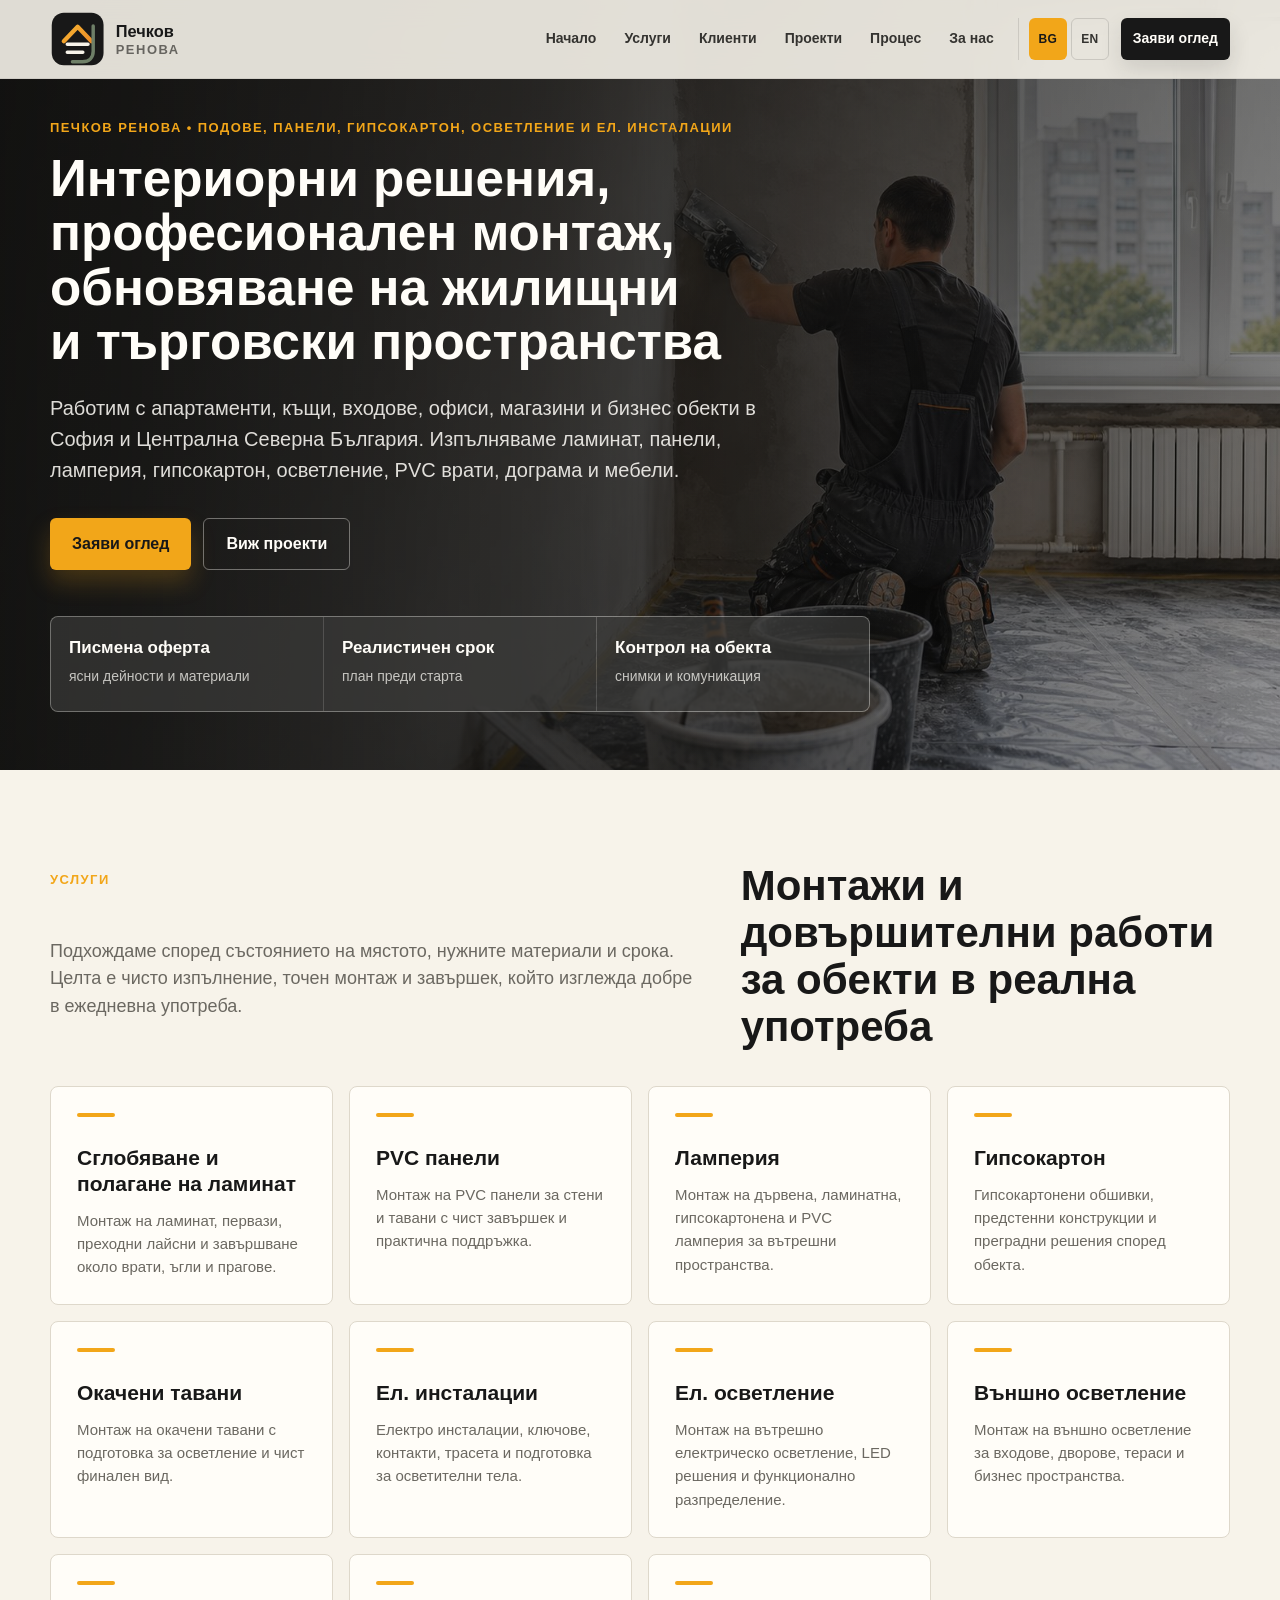
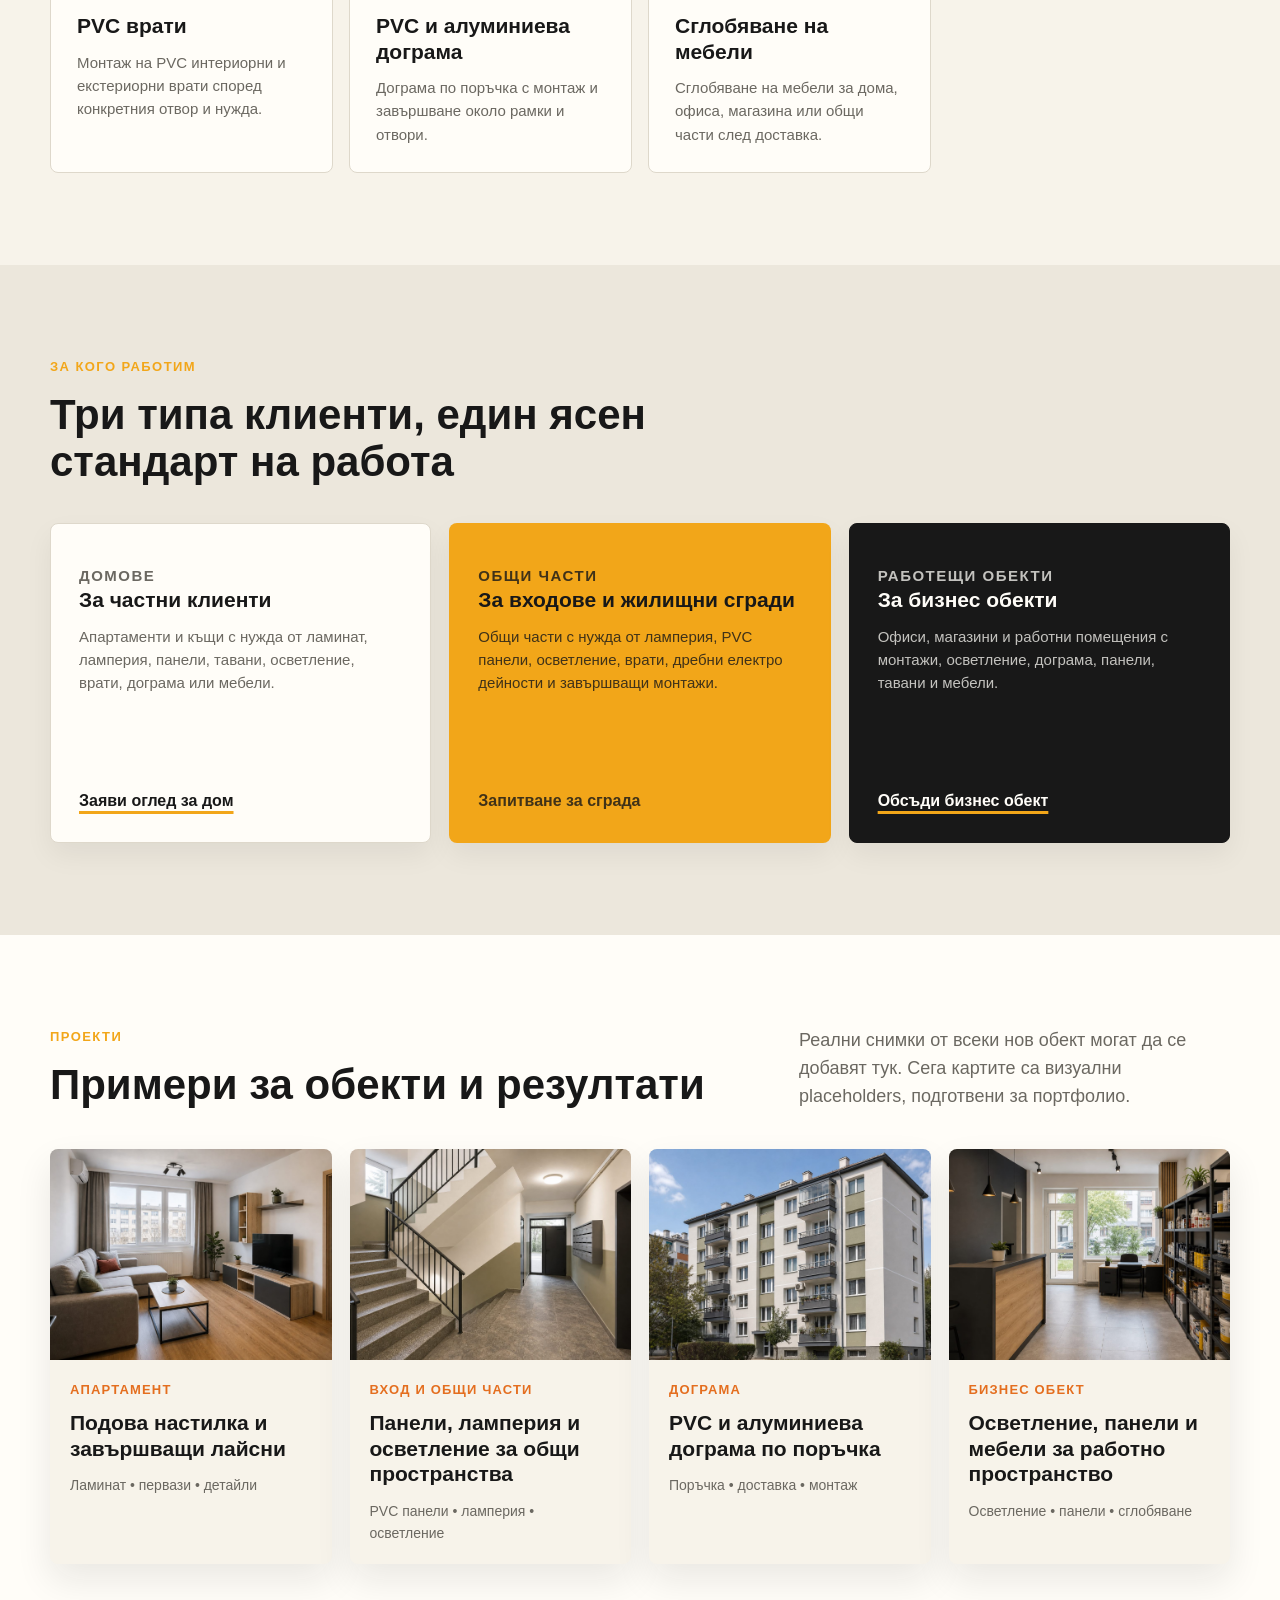
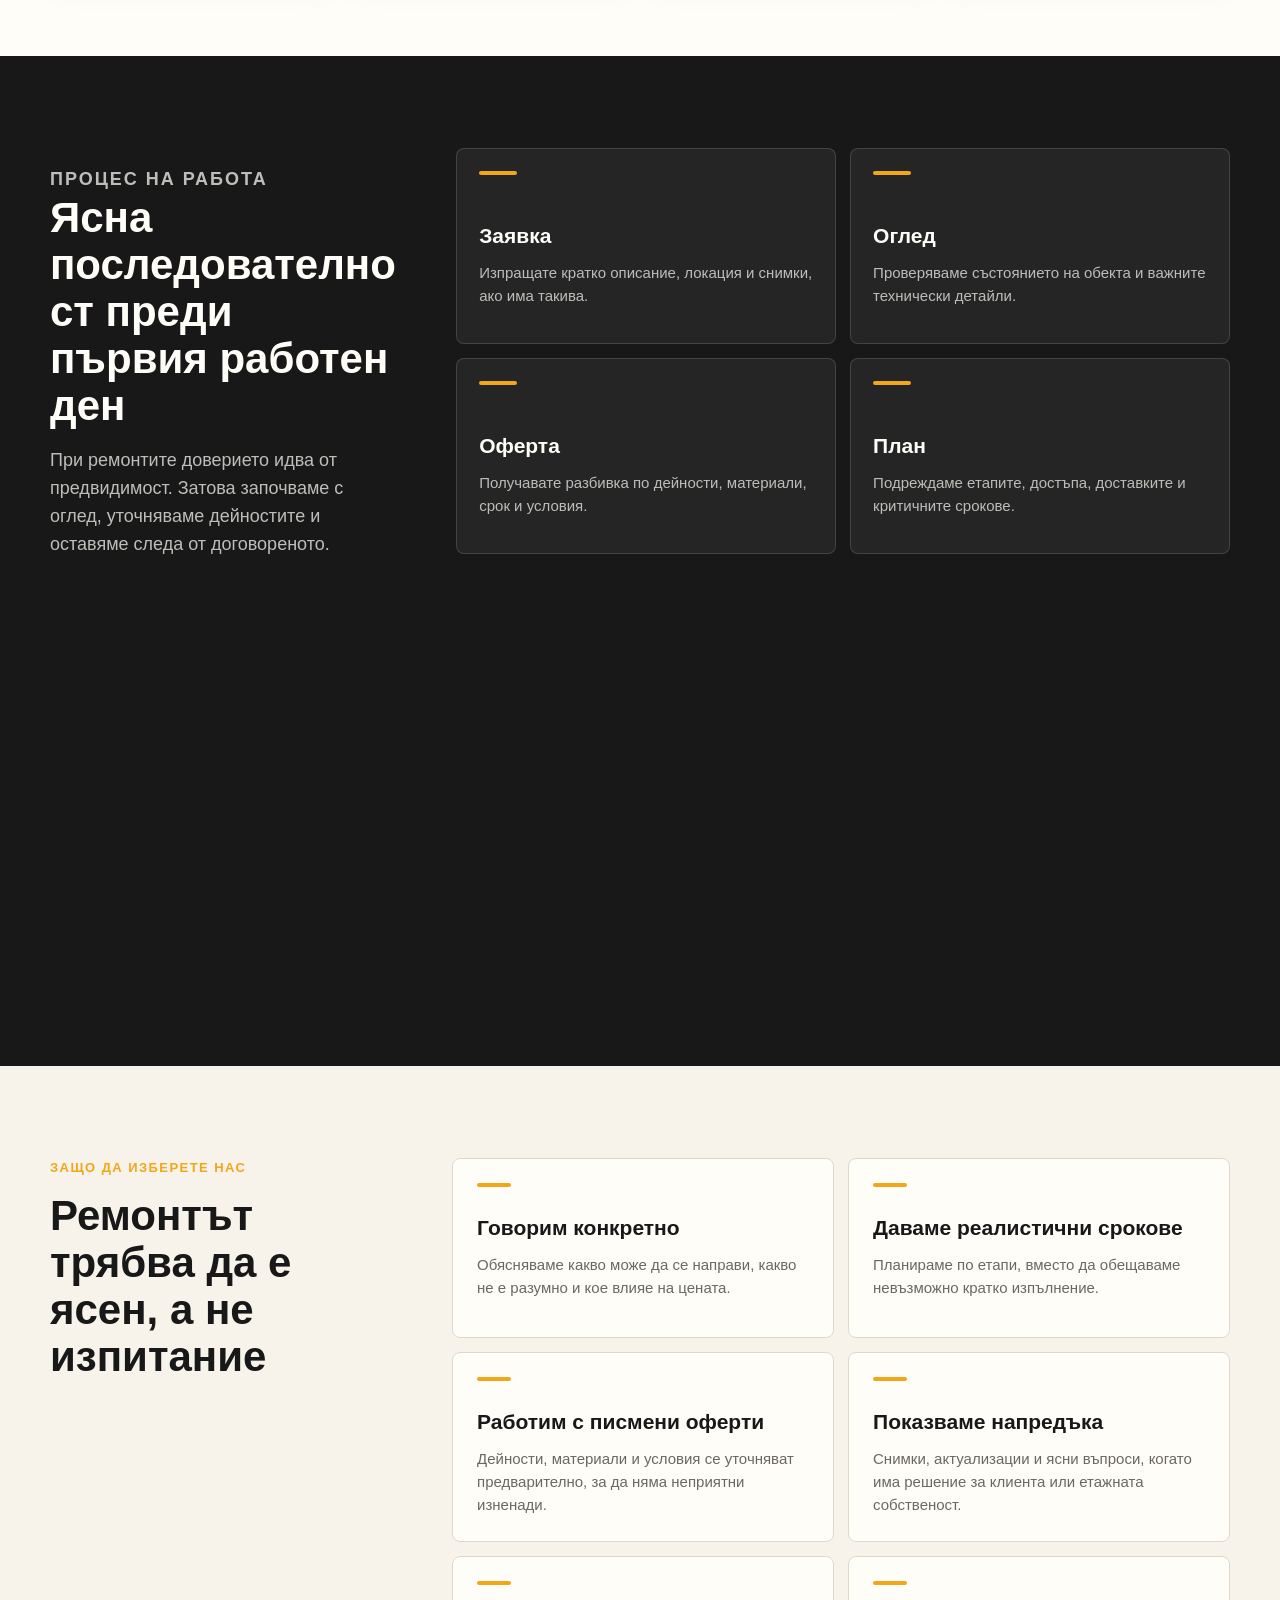
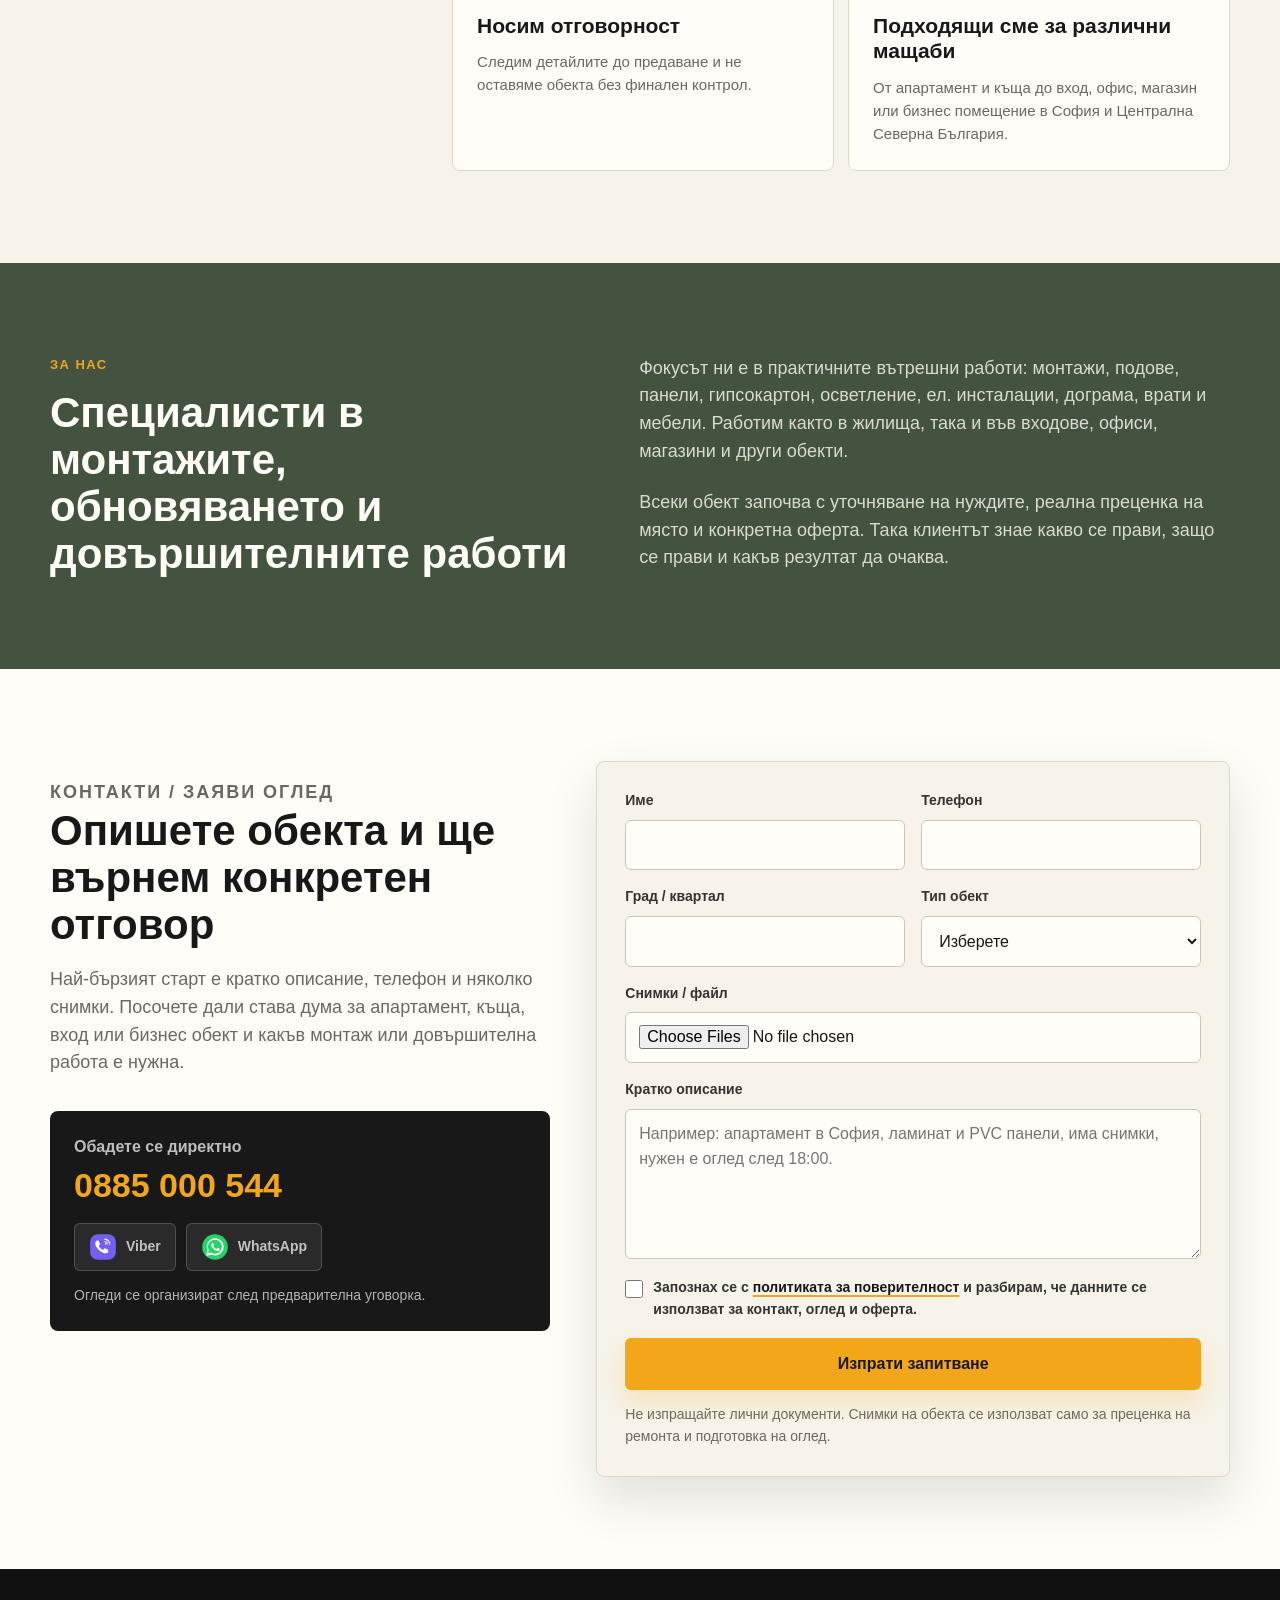
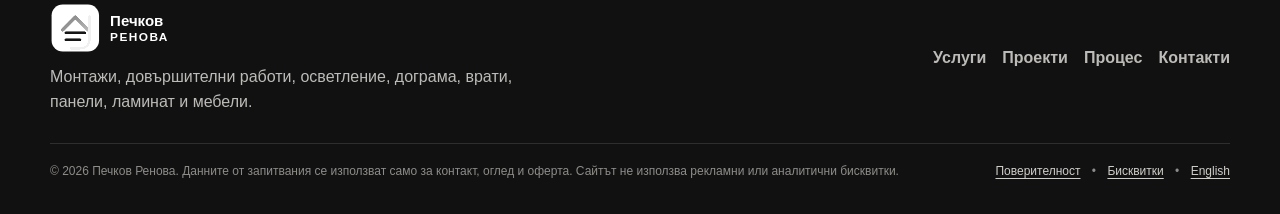
<file: index.html>
<!doctype html>
<html lang="bg">
  <head>
    <meta charset="utf-8">
    <meta name="viewport" content="width=device-width, initial-scale=1">
    <title>Печков Ренова | Монтажи, довършителни работи и електро услуги</title>
    <meta
      name="description"
      content="Печков Ренова извършва монтажи, довършителни работи, ламинат, PVC панели, ламперия, гипсокартон, осветление, PVC врати, дограма и сглобяване на мебели в София и Централна Северна България."
    >
    <meta name="theme-color" content="#181818">
    <meta property="og:title" content="Печков Ренова | Монтажи и довършителни работи">
    <meta
      property="og:description"
      content="Довършителни работи, монтажи, електро услуги, осветление, PVC врати, дограма и мебели за домове, входове и бизнес обекти."
    >
    <meta property="og:type" content="website">
    <meta property="og:image" content="assets/images/hero-renovation.jpg">
    <link rel="alternate" hreflang="bg" href="https://example.com/">
    <link rel="alternate" hreflang="en" href="https://example.com/en.html">
    <link rel="alternate" hreflang="x-default" href="https://example.com/">
    <link rel="icon" href="favicon.ico" sizes="any">
    <link rel="icon" href="assets/icons/favicon.svg" type="image/svg+xml">
    <link rel="apple-touch-icon" href="assets/icons/apple-touch-icon.png">
    <link rel="manifest" href="site.webmanifest">
    <link rel="stylesheet" href="styles.css">
    <script defer src="script.js"></script>
    <script type="application/ld+json">
      {
        "@context": "https://schema.org",
        "@type": "HomeAndConstructionBusiness",
        "name": "Печков Ренова",
        "description": "Монтажи, довършителни работи, ламинат, PVC панели, ламперия, гипсокартон, окачени тавани, електро инсталации, осветление, PVC врати, дограма и сглобяване на мебели.",
        "telephone": "+359885000544",
        "areaServed": "София и Централна Северна България",
        "url": "https://example.com/",
        "image": "https://example.com/assets/images/hero-renovation.jpg",
        "serviceType": [
          "Монтаж и полагане на ламинат",
          "PVC панели",
          "Ламперия",
          "Гипсокартон",
          "Окачени тавани",
          "Електро инсталации",
          "Електро и външно осветление",
          "Монтаж на PVC врати",
          "PVC и алуминиева дограма",
          "Сглобяване на мебели"
        ]
      }
    </script>
  </head>
  <body>
    <a class="skip-link" href="#main">Към съдържанието</a>

    <header class="site-header" data-header>
      <div class="container header-inner">
        <a class="brand" href="#nachalo" aria-label="Печков Ренова - начало">
          <img src="assets/icons/logo.svg" width="220" height="64" alt="Печков Ренова">
        </a>

        <div class="header-language-switch" aria-label="Избор на език">
          <a class="is-active" href="index.html" hreflang="bg" aria-current="page">BG</a>
          <a href="en.html" hreflang="en">EN</a>
        </div>

        <button class="nav-toggle" type="button" aria-expanded="false" aria-controls="site-nav" data-nav-toggle>
          <span class="nav-toggle-line"></span>
          <span class="nav-toggle-line"></span>
          <span class="nav-toggle-line"></span>
          <span class="sr-only">Меню</span>
        </button>

        <nav class="site-nav" id="site-nav" data-site-nav aria-label="Основна навигация">
          <a href="#nachalo">Начало</a>
          <a href="#uslugi">Услуги</a>
          <a href="#klienti">Клиенти</a>
          <a href="#proekti">Проекти</a>
          <a href="#proces">Процес</a>
          <a href="#za-nas">За нас</a>
          <div class="language-switch" aria-label="Избор на език">
            <a class="lang-link is-active" href="index.html" hreflang="bg" aria-current="page">BG</a>
            <a class="lang-link" href="en.html" hreflang="en">EN</a>
          </div>
          <a class="nav-cta" href="#kontakt">Заяви оглед</a>
        </nav>
      </div>
    </header>

    <main id="main">
      <section class="hero" id="nachalo" aria-labelledby="hero-title">
        <div class="hero-media" aria-hidden="true">
          <img src="assets/images/hero-renovation.jpg" alt="">
        </div>
        <div class="hero-overlay" aria-hidden="true"></div>
        <div class="container hero-content">
          <p class="eyebrow">Печков Ренова • подове, панели, гипсокартон, осветление и ел. инсталации</p>
          <h1 id="hero-title">Интериорни решения, професионален монтаж, обновяване на жилищни и търговски пространства</h1>
          <p class="hero-lead">
            Работим с апартаменти, къщи, входове, офиси, магазини и бизнес обекти в София и Централна Северна България.
            Изпълняваме ламинат, панели, ламперия, гипсокартон, осветление, PVC врати, дограма и мебели.
          </p>
          <div class="hero-actions">
            <a class="btn btn-primary" href="#kontakt">Заяви оглед</a>
            <a class="btn btn-secondary" href="#proekti">Виж проекти</a>
          </div>
          <dl class="trust-strip" aria-label="Основни предимства">
            <div>
              <dt>Писмена оферта</dt>
              <dd>ясни дейности и материали</dd>
            </div>
            <div>
              <dt>Реалистичен срок</dt>
              <dd>план преди старта</dd>
            </div>
            <div>
              <dt>Контрол на обекта</dt>
              <dd>снимки и комуникация</dd>
            </div>
          </dl>
        </div>
      </section>

      <section class="section services-section" id="uslugi" aria-labelledby="services-title">
        <div class="container">
          <div class="section-heading services-heading">
            <p class="eyebrow">Услуги</p>
            <h2 id="services-title">Монтажи и довършителни работи за обекти в реална употреба</h2>
            <p class="services-intro">
              Подхождаме според състоянието на мястото, нужните материали и срока. Целта е чисто изпълнение,
              точен монтаж и завършек, който изглежда добре в ежедневна употреба.
            </p>
          </div>

          <div class="service-grid" aria-label="Основни услуги">
            <article class="service-card">
              <h3>Сглобяване и полагане на ламинат</h3>
              <p>Монтаж на ламинат, первази, преходни лайсни и завършване около врати, ъгли и прагове.</p>
            </article>
            <article class="service-card">
              <h3>PVC панели</h3>
              <p>Монтаж на PVC панели за стени и тавани с чист завършек и практична поддръжка.</p>
            </article>
            <article class="service-card">
              <h3>Ламперия</h3>
              <p>Монтаж на дървена, ламинатна, гипсокартонена и PVC ламперия за вътрешни пространства.</p>
            </article>
            <article class="service-card">
              <h3>Гипсокартон</h3>
              <p>Гипсокартонени обшивки, предстенни конструкции и преградни решения според обекта.</p>
            </article>
            <article class="service-card">
              <h3>Окачени тавани</h3>
              <p>Монтаж на окачени тавани с подготовка за осветление и чист финален вид.</p>
            </article>
            <article class="service-card">
              <h3>Ел. инсталации</h3>
              <p>Електро инсталации, ключове, контакти, трасета и подготовка за осветителни тела.</p>
            </article>
            <article class="service-card">
              <h3>Ел. осветление</h3>
              <p>Монтаж на вътрешно електрическо осветление, LED решения и функционално разпределение.</p>
            </article>
            <article class="service-card">
              <h3>Външно осветление</h3>
              <p>Монтаж на външно осветление за входове, дворове, тераси и бизнес пространства.</p>
            </article>
            <article class="service-card">
              <h3>PVC врати</h3>
              <p>Монтаж на PVC интериорни и екстериорни врати според конкретния отвор и нужда.</p>
            </article>
            <article class="service-card">
              <h3>PVC и алуминиева дограма</h3>
              <p>Дограма по поръчка с монтаж и завършване около рамки и отвори.</p>
            </article>
            <article class="service-card">
              <h3>Сглобяване на мебели</h3>
              <p>Сглобяване на мебели за дома, офиса, магазина или общи части след доставка.</p>
            </article>
          </div>
        </div>
      </section>

      <section class="section audience-section" id="klienti" aria-labelledby="clients-title">
        <div class="container">
          <div class="section-heading compact">
            <p class="eyebrow">За кого работим</p>
            <h2 id="clients-title">Три типа клиенти, един ясен стандарт на работа</h2>
          </div>

          <div class="audience-grid">
            <article class="audience-card" id="chastni-klienti">
              <p class="card-kicker">Домове</p>
              <h3>За частни клиенти</h3>
              <p>Апартаменти и къщи с нужда от ламинат, ламперия, панели, тавани, осветление, врати, дограма или мебели.</p>
              <a href="#kontakt">Заяви оглед за дом</a>
            </article>
            <article class="audience-card accent-card" id="vhodove-sgradi">
              <p class="card-kicker">Общи части</p>
              <h3>За входове и жилищни сгради</h3>
              <p>Общи части с нужда от ламперия, PVC панели, осветление, врати, дребни електро дейности и завършващи монтажи.</p>
              <a href="#kontakt">Запитване за сграда</a>
            </article>
            <article class="audience-card dark-card" id="biznes-obekti">
              <p class="card-kicker">Работещи обекти</p>
              <h3>За бизнес обекти</h3>
              <p>Офиси, магазини и работни помещения с монтажи, осветление, дограма, панели, тавани и мебели.</p>
              <a href="#kontakt">Обсъди бизнес обект</a>
            </article>
          </div>
        </div>
      </section>

      <section class="section projects-section" id="proekti" aria-labelledby="projects-title">
        <div class="container">
          <div class="section-heading with-action">
            <div>
              <p class="eyebrow">Проекти</p>
              <h2 id="projects-title">Примери за обекти и резултати</h2>
            </div>
            <p>
              Реални снимки от всеки нов обект могат да се добавят тук. Сега картите са визуални placeholders,
              подготвени за портфолио.
            </p>
          </div>

          <div class="project-grid">
            <article class="project-card">
              <img src="assets/images/project-apartment.jpg" alt="Ремонтиран апартамент с нови настилки и довършителни работи" loading="lazy">
              <div class="project-body">
                <p>Апартамент</p>
                <h3>Подова настилка и завършващи лайсни</h3>
                <span>Ламинат • первази • детайли</span>
              </div>
            </article>
            <article class="project-card">
              <img src="assets/images/project-entrance.jpg" alt="Обновен вход и общи части на жилищна сграда" loading="lazy">
              <div class="project-body">
                <p>Вход и общи части</p>
                <h3>Панели, ламперия и осветление за общи пространства</h3>
                <span>PVC панели • ламперия • осветление</span>
              </div>
            </article>
            <article class="project-card">
              <img src="assets/images/project-facade.jpg" alt="Жилищна сграда с подменена дограма и завършени детайли" loading="lazy">
              <div class="project-body">
                <p>Дограма</p>
                <h3>PVC и алуминиева дограма по поръчка</h3>
                <span>Поръчка • доставка • монтаж</span>
              </div>
            </article>
            <article class="project-card">
              <img src="assets/images/project-business.jpg" alt="Ремонтиран офис или магазин с довършителни работи" loading="lazy">
              <div class="project-body">
                <p>Бизнес обект</p>
                <h3>Осветление, панели и мебели за работно пространство</h3>
                <span>Осветление • панели • сглобяване</span>
              </div>
            </article>
          </div>
        </div>
      </section>

      <section class="section process-section" id="proces" aria-labelledby="process-title">
        <div class="container process-layout">
          <div class="process-intro">
            <p class="eyebrow">Процес на работа</p>
            <h2 id="process-title">Ясна последователност преди първия работен ден</h2>
            <p>
              При ремонтите доверието идва от предвидимост. Затова започваме с оглед, уточняваме дейностите
              и оставяме следа от договореното.
            </p>
          </div>

          <ol class="process-list">
            <li>
              <span aria-hidden="true"></span>
              <h3>Заявка</h3>
              <p>Изпращате кратко описание, локация и снимки, ако има такива.</p>
            </li>
            <li>
              <span aria-hidden="true"></span>
              <h3>Оглед</h3>
              <p>Проверяваме състоянието на обекта и важните технически детайли.</p>
            </li>
            <li>
              <span aria-hidden="true"></span>
              <h3>Оферта</h3>
              <p>Получавате разбивка по дейности, материали, срок и условия.</p>
            </li>
            <li>
              <span aria-hidden="true"></span>
              <h3>План</h3>
              <p>Подреждаме етапите, достъпа, доставките и критичните срокове.</p>
            </li>
            <li>
              <span aria-hidden="true"></span>
              <h3>Изпълнение</h3>
              <p>Работим по етапи, с комуникация при промени и важни решения.</p>
            </li>
            <li>
              <span aria-hidden="true"></span>
              <h3>Контрол</h3>
              <p>Следим качеството, детайлите, чистотата и съответствието с офертата.</p>
            </li>
            <li>
              <span aria-hidden="true"></span>
              <h3>Предаване</h3>
              <p>Правим финален преглед и уточняваме поддръжка или следващи стъпки.</p>
            </li>
          </ol>
        </div>
      </section>

      <section class="section proof-section" id="zashto-nas" aria-labelledby="proof-title">
        <div class="container proof-layout">
          <div class="section-heading compact">
            <p class="eyebrow">Защо да изберете нас</p>
            <h2 id="proof-title">Ремонтът трябва да е ясен, а не изпитание</h2>
          </div>

          <div class="proof-grid">
            <article>
              <h3>Говорим конкретно</h3>
              <p>Обясняваме какво може да се направи, какво не е разумно и кое влияе на цената.</p>
            </article>
            <article>
              <h3>Даваме реалистични срокове</h3>
              <p>Планираме по етапи, вместо да обещаваме невъзможно кратко изпълнение.</p>
            </article>
            <article>
              <h3>Работим с писмени оферти</h3>
              <p>Дейности, материали и условия се уточняват предварително, за да няма неприятни изненади.</p>
            </article>
            <article>
              <h3>Показваме напредъка</h3>
              <p>Снимки, актуализации и ясни въпроси, когато има решение за клиента или етажната собственост.</p>
            </article>
            <article>
              <h3>Носим отговорност</h3>
              <p>Следим детайлите до предаване и не оставяме обекта без финален контрол.</p>
            </article>
            <article>
              <h3>Подходящи сме за различни мащаби</h3>
              <p>От апартамент и къща до вход, офис, магазин или бизнес помещение в София и Централна Северна България.</p>
            </article>
          </div>
        </div>
      </section>

      <section class="section about-section" id="za-nas" aria-labelledby="about-title">
        <div class="container about-layout">
          <div>
            <p class="eyebrow">За нас</p>
            <h2 id="about-title">Специалисти в монтажите, обновяването и довършителните работи</h2>
          </div>
          <div class="about-copy">
            <p>
              Фокусът ни е в практичните вътрешни работи: монтажи, подове, панели, гипсокартон,
              осветление, ел. инсталации, дограма, врати и мебели. Работим както в жилища, така и
              във входове, офиси, магазини и други обекти.
            </p>
            <p>
              Всеки обект започва с уточняване на нуждите, реална преценка на място и конкретна оферта.
              Така клиентът знае какво се прави, защо се прави и какъв резултат да очаква.
            </p>
          </div>
        </div>
      </section>

      <section class="section contact-section" id="kontakt" aria-labelledby="contact-title">
        <div class="container contact-layout">
          <div class="contact-copy">
            <p class="eyebrow">Контакти / Заяви оглед</p>
            <h2 id="contact-title">Опишете обекта и ще върнем конкретен отговор</h2>
            <p>
              Най-бързият старт е кратко описание, телефон и няколко снимки. Посочете дали става дума за
              апартамент, къща, вход или бизнес обект и какъв монтаж или довършителна работа е нужна.
            </p>
            <div class="phone-panel">
              <span>Обадете се директно</span>
              <a class="phone-number" href="tel:+359885000544">0885 000 544</a>
              <div class="messenger-actions" aria-label="Бърз контакт">
                <a class="messenger-link" href="viber://chat?number=%2B359885000544" aria-label="Пишете във Viber">
                  <img src="assets/icons/viber.svg" width="28" height="28" alt="">
                  <span>Viber</span>
                </a>
                <a class="messenger-link" href="https://wa.me/359885000544" target="_blank" rel="noopener" aria-label="Пишете в WhatsApp">
                  <img src="assets/icons/whatsapp.svg" width="28" height="28" alt="">
                  <span>WhatsApp</span>
                </a>
              </div>
              <p>Огледи се организират след предварителна уговорка.</p>
            </div>
          </div>

          <form
            class="contact-form"
            name="inspection-request"
            action="thanks.html"
            method="post"
            enctype="multipart/form-data"
            data-netlify="true"
            netlify-honeypot="bot-field"
            data-contact-form
          >
            <input type="hidden" name="form-name" value="inspection-request">
            <p class="hidden-field">
              <label>Не попълвайте това поле <input name="bot-field" autocomplete="off"></label>
            </p>

            <div class="form-grid">
              <label>
                <span>Име</span>
                <input type="text" name="name" autocomplete="name" required>
              </label>
              <label>
                <span>Телефон</span>
                <input type="tel" name="phone" autocomplete="tel" required>
              </label>
              <label>
                <span>Град / квартал</span>
                <input type="text" name="location" autocomplete="address-level2" required>
              </label>
              <label>
                <span>Тип обект</span>
                <select name="object-type" required>
                  <option value="">Изберете</option>
                  <option>Апартамент</option>
                  <option>Къща</option>
                  <option>Вход / жилищна сграда</option>
                  <option>Бизнес обект</option>
                </select>
              </label>
              <label class="form-wide">
                <span>Снимки / файл</span>
                <input type="file" name="files" accept="image/*,.pdf,.doc,.docx" multiple>
              </label>
              <label class="form-wide">
                <span>Кратко описание</span>
                <textarea name="message" rows="5" placeholder="Например: апартамент в София, ламинат и PVC панели, има снимки, нужен е оглед след 18:00."></textarea>
              </label>
              <label class="form-wide consent-check">
                <input type="checkbox" name="privacy-confirmation" required>
                <span>
                  Запознах се с <a href="privacy.html">политиката за поверителност</a> и разбирам, че данните се използват за контакт, оглед и оферта.
                </span>
              </label>
            </div>

            <button class="btn btn-primary form-submit" type="submit">Изпрати запитване</button>
            <p class="form-note" data-form-note>
              Не изпращайте лични документи. Снимки на обекта се използват само за преценка на ремонта и подготовка на оглед.
            </p>
          </form>
        </div>
      </section>
    </main>

    <footer class="site-footer">
      <div class="container footer-inner">
        <div>
          <img src="assets/icons/logo.svg" width="180" height="52" alt="Печков Ренова">
          <p>Монтажи, довършителни работи, осветление, дограма, врати, панели, ламинат и мебели.</p>
        </div>
        <nav aria-label="Връзки във футъра">
          <a href="#uslugi">Услуги</a>
          <a href="#proekti">Проекти</a>
          <a href="#proces">Процес</a>
          <a href="#kontakt">Контакти</a>
        </nav>
      </div>
      <div class="container legal-footer">
        <p>
          © 2026 Печков Ренова. Данните от запитвания се използват само за контакт, оглед и оферта.
          Сайтът не използва рекламни или аналитични бисквитки.
        </p>
        <p>
          <a href="privacy.html">Поверителност</a>
          <span aria-hidden="true">•</span>
          <a href="cookies.html">Бисквитки</a>
          <span aria-hidden="true">•</span>
          <a href="en.html" hreflang="en">English</a>
        </p>
      </div>
    </footer>

    <div class="sticky-contact" aria-label="Бърз контакт">
      <a class="sticky-main" href="tel:+359885000544" aria-label="Обадете се на Печков Ренова">
        <span>Обади се</span>
        <strong>0885 000 544</strong>
      </a>
      <a class="sticky-icon" href="viber://chat?number=%2B359885000544" aria-label="Пишете във Viber">
        <img src="assets/icons/viber.svg" width="26" height="26" alt="">
      </a>
      <a class="sticky-icon" href="https://wa.me/359885000544" target="_blank" rel="noopener" aria-label="Пишете в WhatsApp">
        <img src="assets/icons/whatsapp.svg" width="26" height="26" alt="">
      </a>
    </div>
  </body>
</html>
</file>
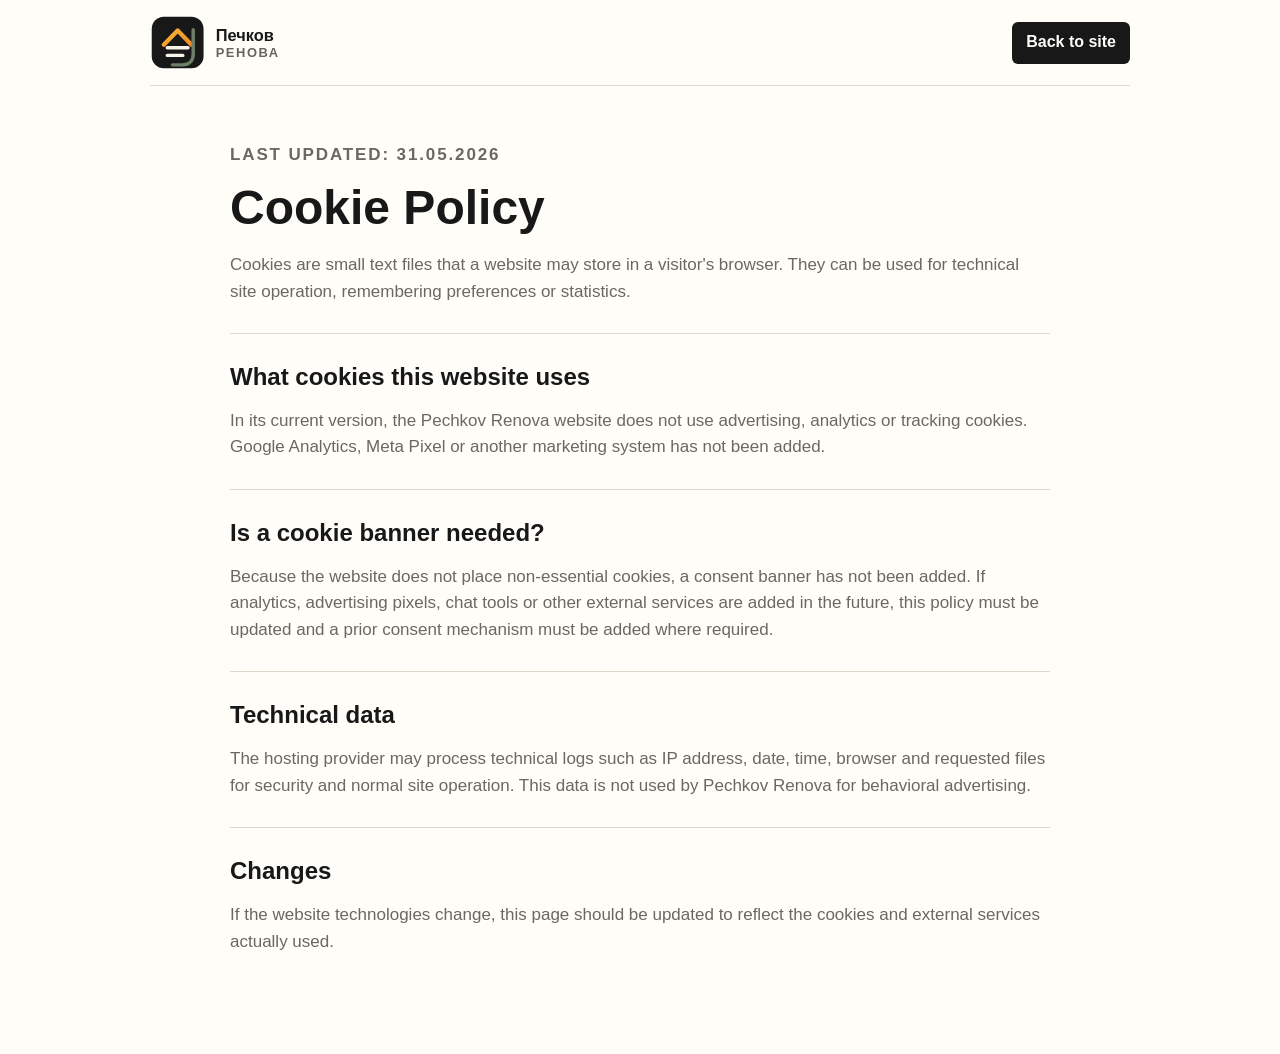
<file: cookies-en.html>
<!doctype html>
<html lang="en">
  <head>
    <meta charset="utf-8">
    <meta name="viewport" content="width=device-width, initial-scale=1">
    <title>Cookie Policy | Pechkov Renova</title>
    <meta name="robots" content="index,follow">
    <meta name="description" content="Cookie policy for Pechkov Renova.">
    <link rel="alternate" hreflang="bg" href="https://example.com/cookies.html">
    <link rel="alternate" hreflang="en" href="https://example.com/cookies-en.html">
    <link rel="icon" href="favicon.ico" sizes="any">
    <link rel="icon" href="assets/icons/favicon.svg" type="image/svg+xml">
    <link rel="apple-touch-icon" href="assets/icons/apple-touch-icon.png">
    <link rel="manifest" href="site.webmanifest">
    <link rel="stylesheet" href="styles.css">
  </head>
  <body class="legal-page">
    <header class="legal-header">
      <a href="en.html" aria-label="Pechkov Renova - home">
        <img src="assets/icons/logo.svg" width="220" height="64" alt="Pechkov Renova">
      </a>
      <a class="legal-back" href="en.html#contact">Back to site</a>
    </header>

    <main class="legal-main">
      <p class="eyebrow">Last updated: 31.05.2026</p>
      <h1>Cookie Policy</h1>
      <p>
        Cookies are small text files that a website may store in a visitor's browser. They can be used for technical site
        operation, remembering preferences or statistics.
      </p>

      <section>
        <h2>What cookies this website uses</h2>
        <p>
          In its current version, the Pechkov Renova website does not use advertising, analytics or tracking cookies.
          Google Analytics, Meta Pixel or another marketing system has not been added.
        </p>
      </section>

      <section>
        <h2>Is a cookie banner needed?</h2>
        <p>
          Because the website does not place non-essential cookies, a consent banner has not been added. If analytics,
          advertising pixels, chat tools or other external services are added in the future, this policy must be updated and
          a prior consent mechanism must be added where required.
        </p>
      </section>

      <section>
        <h2>Technical data</h2>
        <p>
          The hosting provider may process technical logs such as IP address, date, time, browser and requested files for
          security and normal site operation. This data is not used by Pechkov Renova for behavioral advertising.
        </p>
      </section>

      <section>
        <h2>Changes</h2>
        <p>
          If the website technologies change, this page should be updated to reflect the cookies and external services
          actually used.
        </p>
      </section>
    </main>
  </body>
</html>
</file>
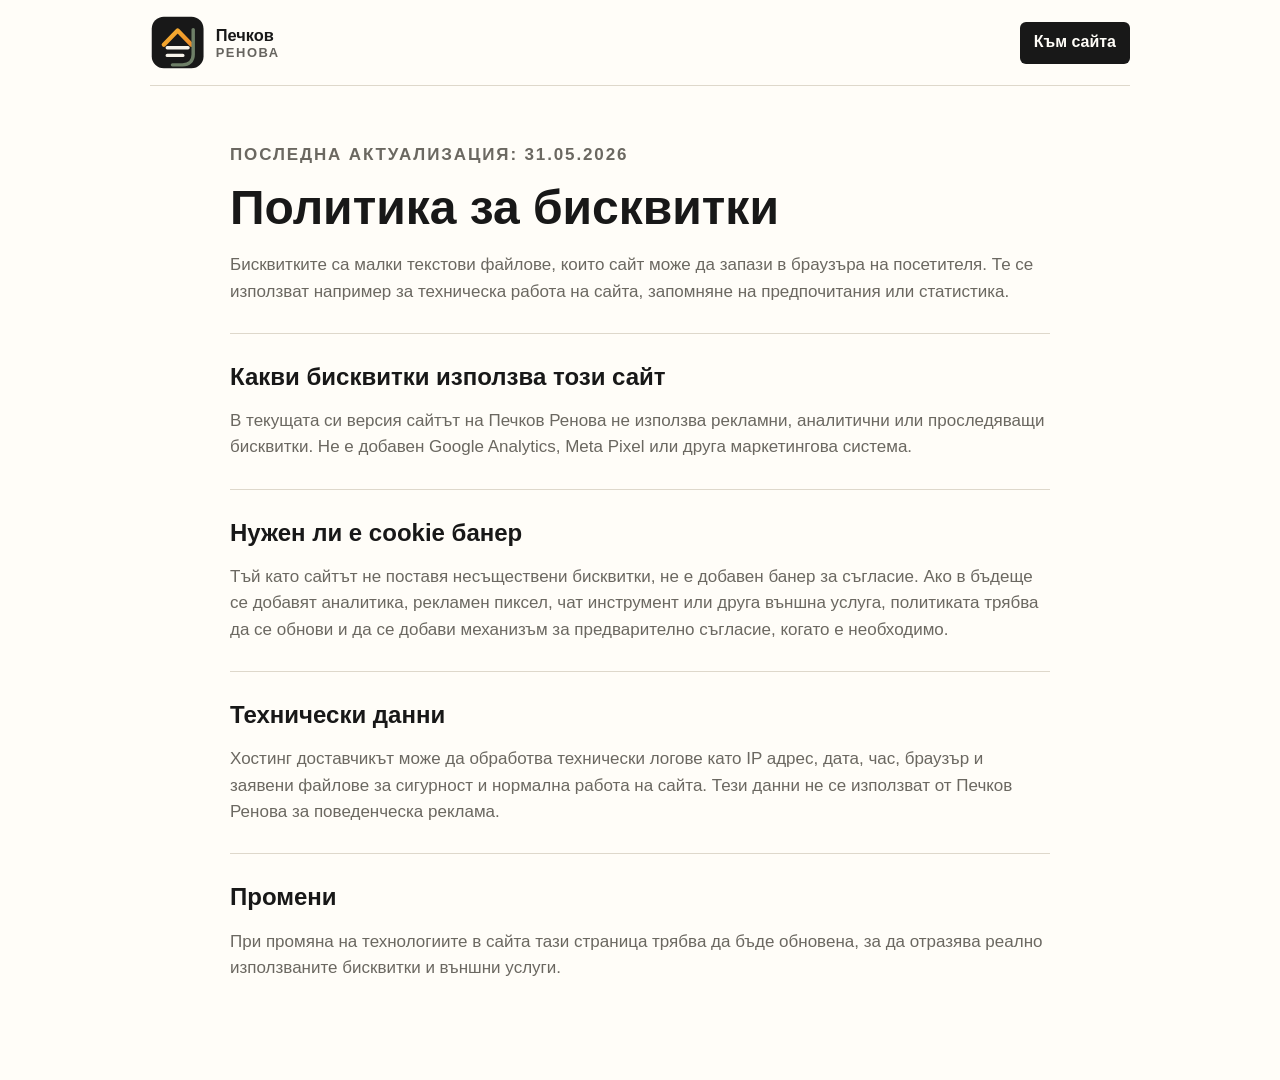
<file: cookies.html>
<!doctype html>
<html lang="bg">
  <head>
    <meta charset="utf-8">
    <meta name="viewport" content="width=device-width, initial-scale=1">
    <title>Политика за бисквитки | Печков Ренова</title>
    <meta name="robots" content="index,follow">
    <meta name="description" content="Политика за бисквитки на Печков Ренова.">
    <link rel="alternate" hreflang="bg" href="https://example.com/cookies.html">
    <link rel="alternate" hreflang="en" href="https://example.com/cookies-en.html">
    <link rel="icon" href="favicon.ico" sizes="any">
    <link rel="icon" href="assets/icons/favicon.svg" type="image/svg+xml">
    <link rel="apple-touch-icon" href="assets/icons/apple-touch-icon.png">
    <link rel="manifest" href="site.webmanifest">
    <link rel="stylesheet" href="styles.css">
  </head>
  <body class="legal-page">
    <header class="legal-header">
      <a href="index.html" aria-label="Печков Ренова - начало">
        <img src="assets/icons/logo.svg" width="220" height="64" alt="Печков Ренова">
      </a>
      <a class="legal-back" href="index.html#kontakt">Към сайта</a>
    </header>

    <main class="legal-main">
      <p class="eyebrow">Последна актуализация: 31.05.2026</p>
      <h1>Политика за бисквитки</h1>
      <p>
        Бисквитките са малки текстови файлове, които сайт може да запази в браузъра на посетителя.
        Те се използват например за техническа работа на сайта, запомняне на предпочитания или статистика.
      </p>

      <section>
        <h2>Какви бисквитки използва този сайт</h2>
        <p>
          В текущата си версия сайтът на Печков Ренова не използва рекламни, аналитични или проследяващи
          бисквитки. Не е добавен Google Analytics, Meta Pixel или друга маркетингова система.
        </p>
      </section>

      <section>
        <h2>Нужен ли е cookie банер</h2>
        <p>
          Тъй като сайтът не поставя несъществени бисквитки, не е добавен банер за съгласие. Ако в бъдеще се
          добавят аналитика, рекламен пиксел, чат инструмент или друга външна услуга, политиката трябва да се
          обнови и да се добави механизъм за предварително съгласие, когато е необходимо.
        </p>
      </section>

      <section>
        <h2>Технически данни</h2>
        <p>
          Хостинг доставчикът може да обработва технически логове като IP адрес, дата, час, браузър и заявени
          файлове за сигурност и нормална работа на сайта. Тези данни не се използват от Печков Ренова за
          поведенческа реклама.
        </p>
      </section>

      <section>
        <h2>Промени</h2>
        <p>
          При промяна на технологиите в сайта тази страница трябва да бъде обновена, за да отразява реално
          използваните бисквитки и външни услуги.
        </p>
      </section>
    </main>
  </body>
</html>
</file>
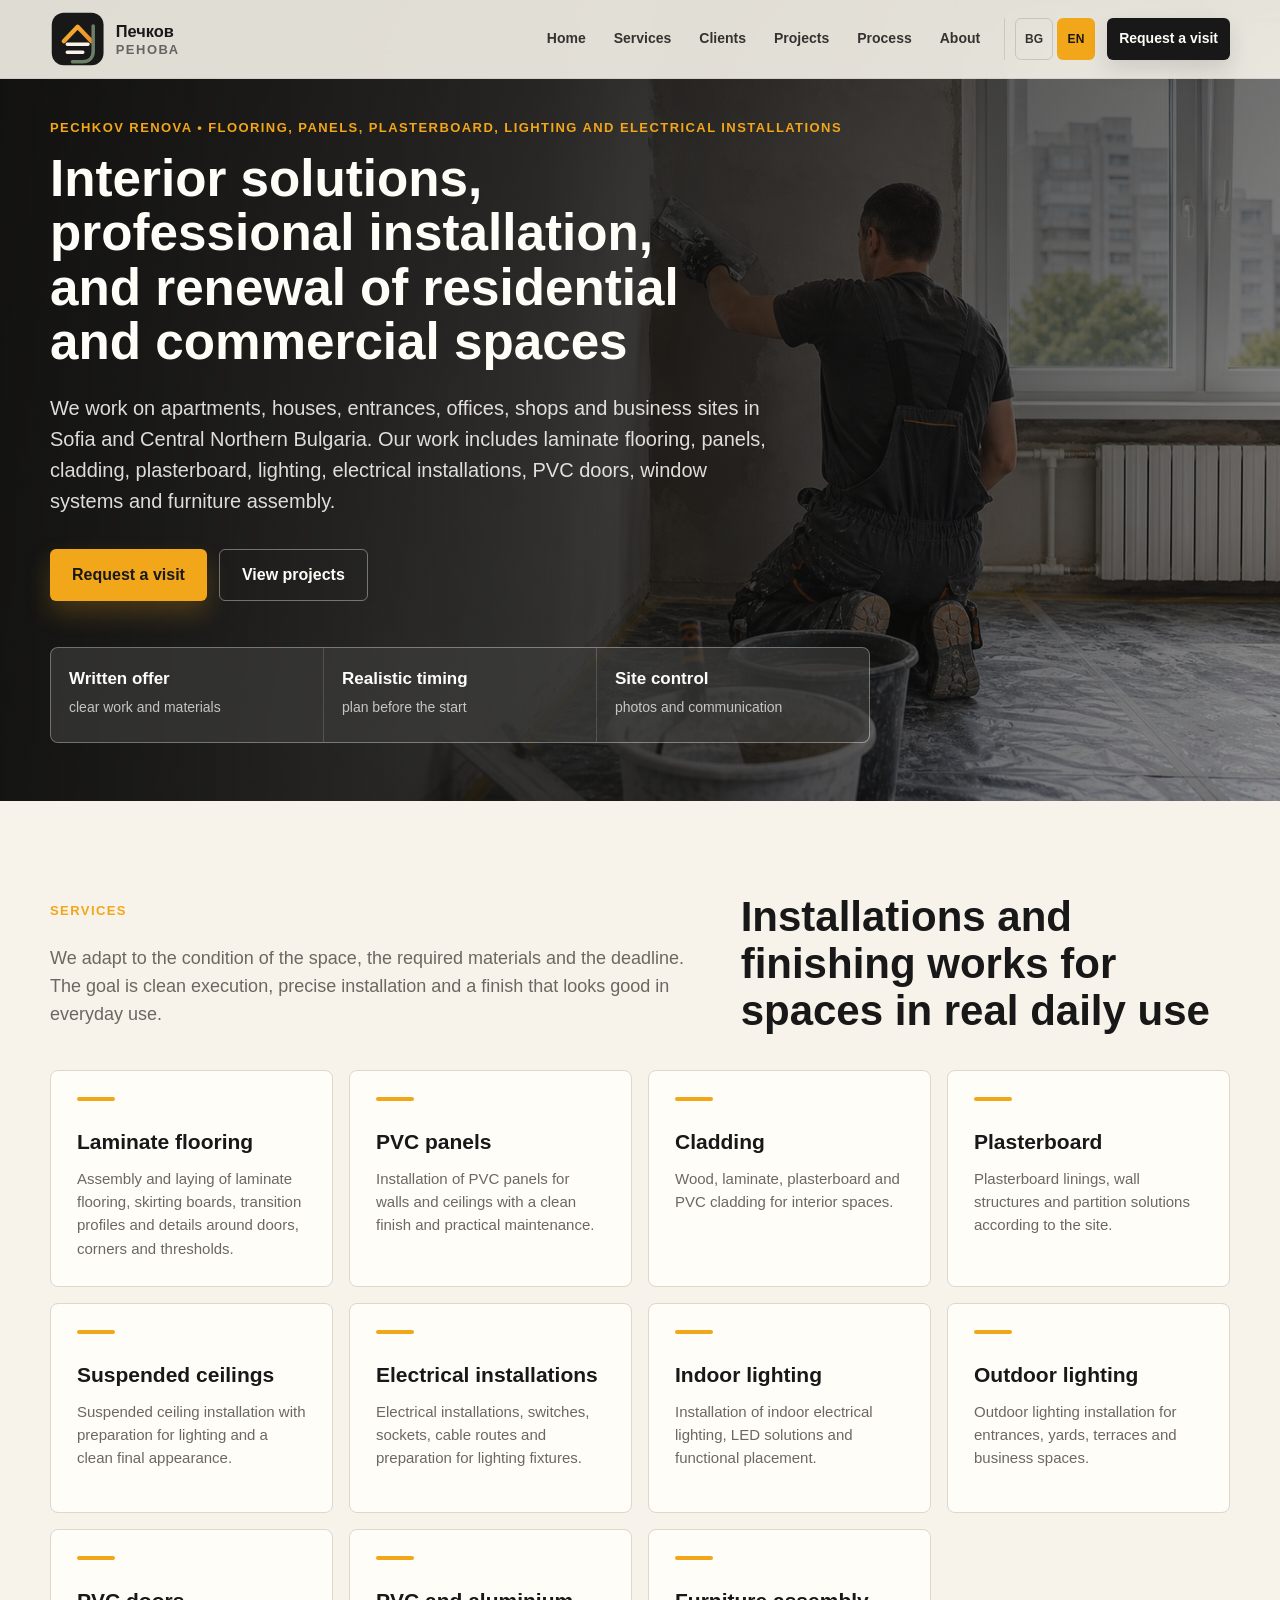
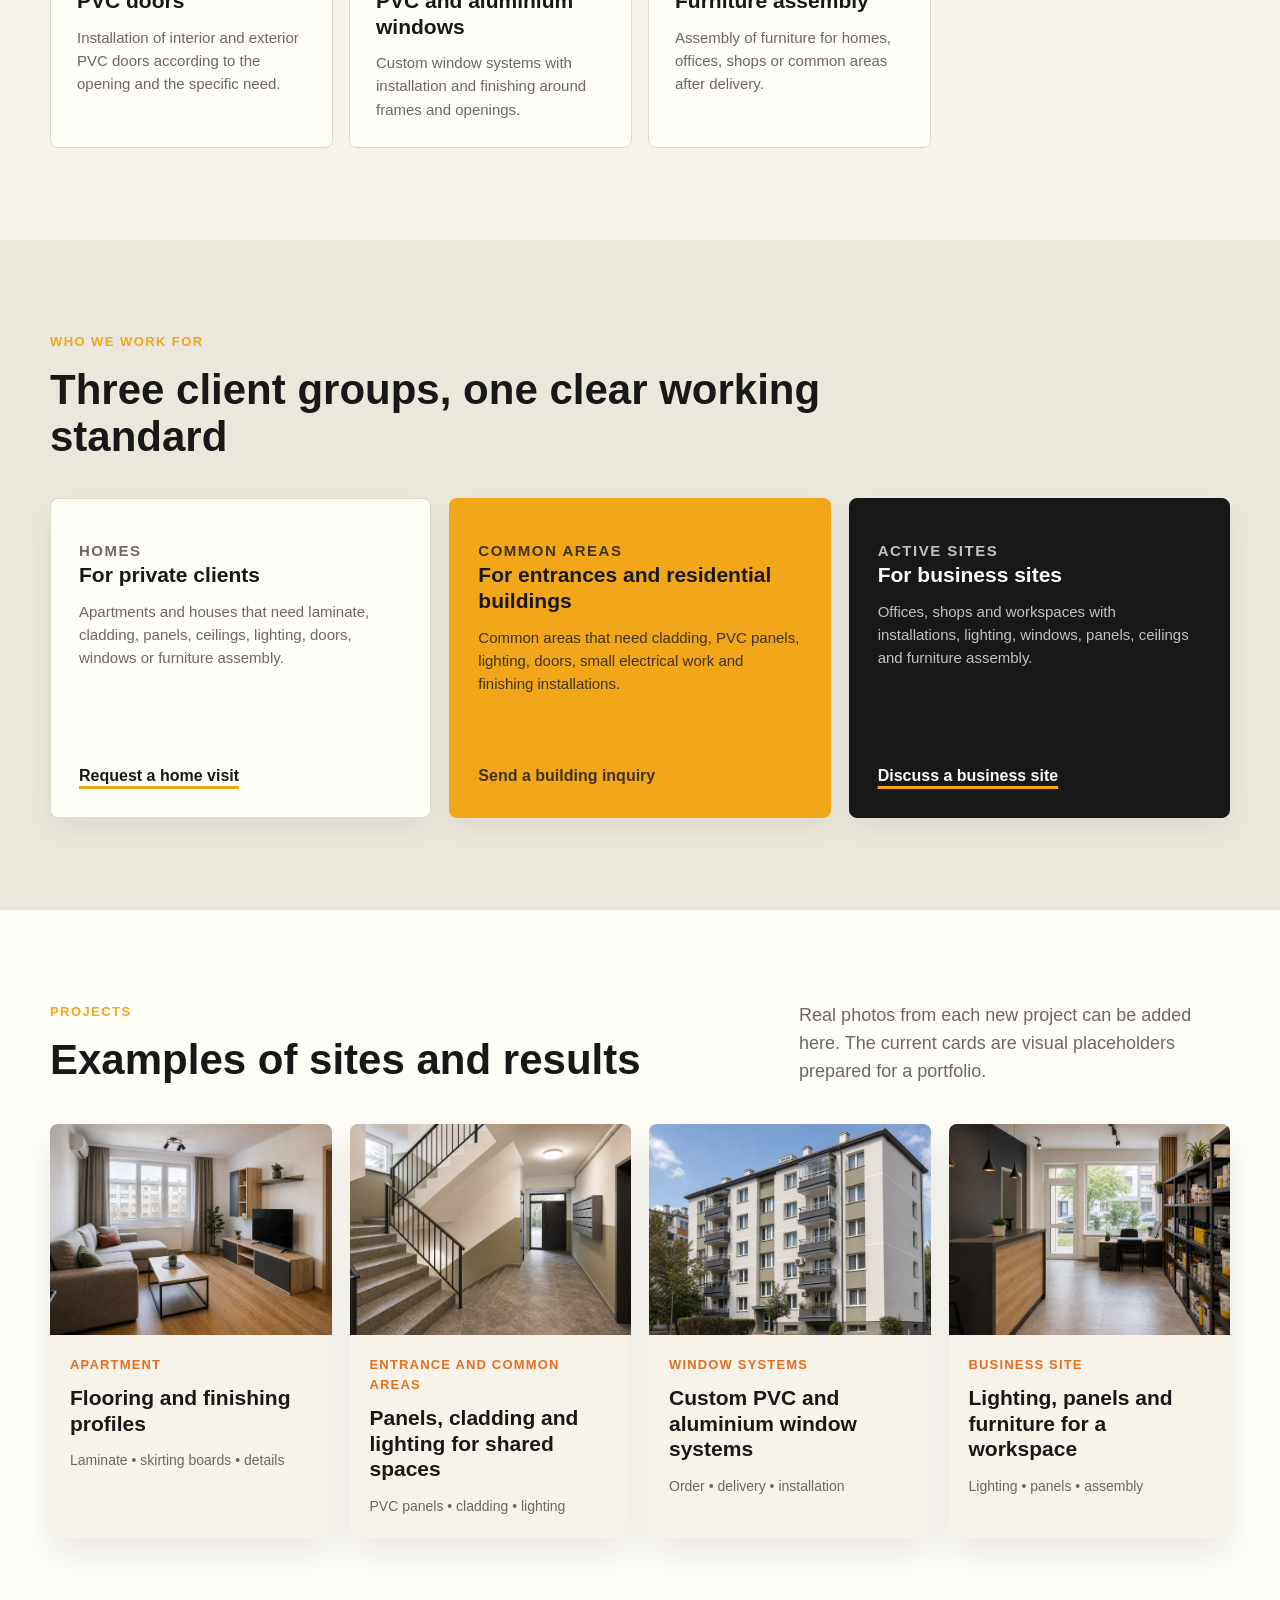
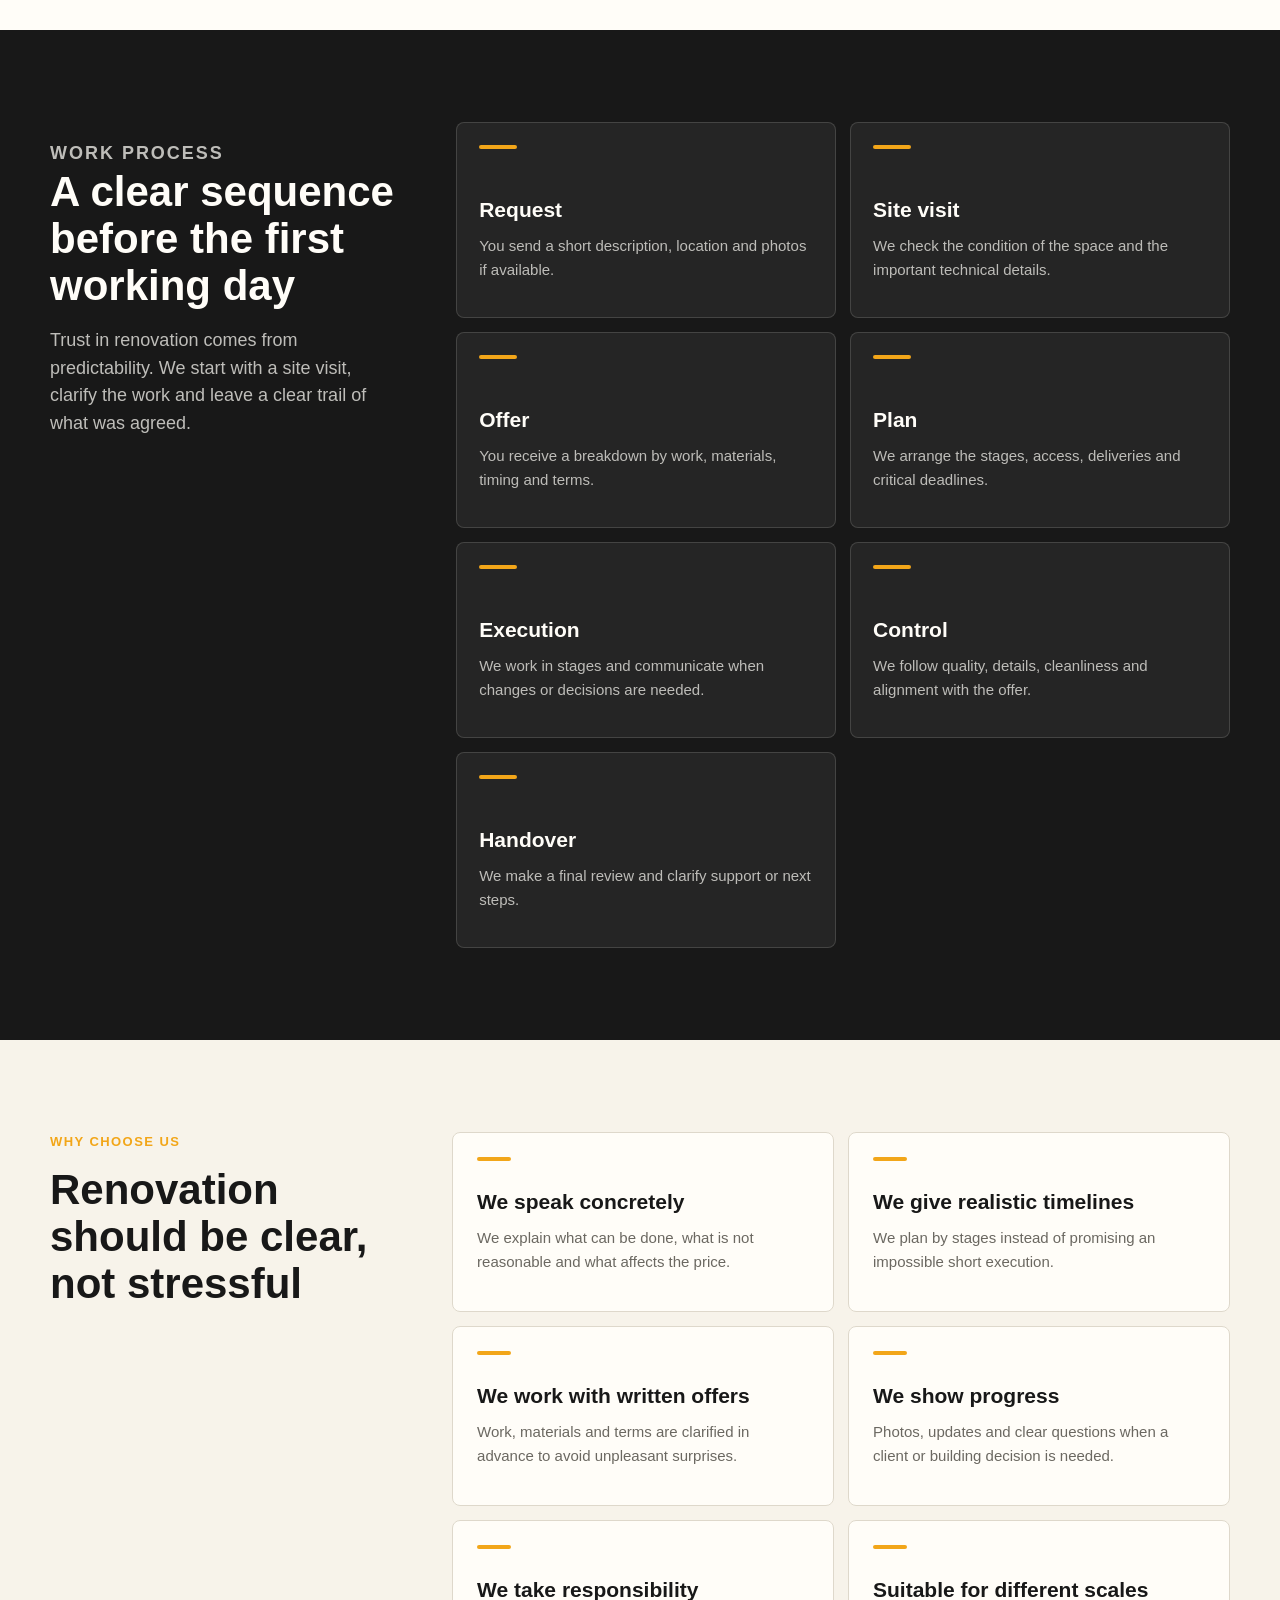
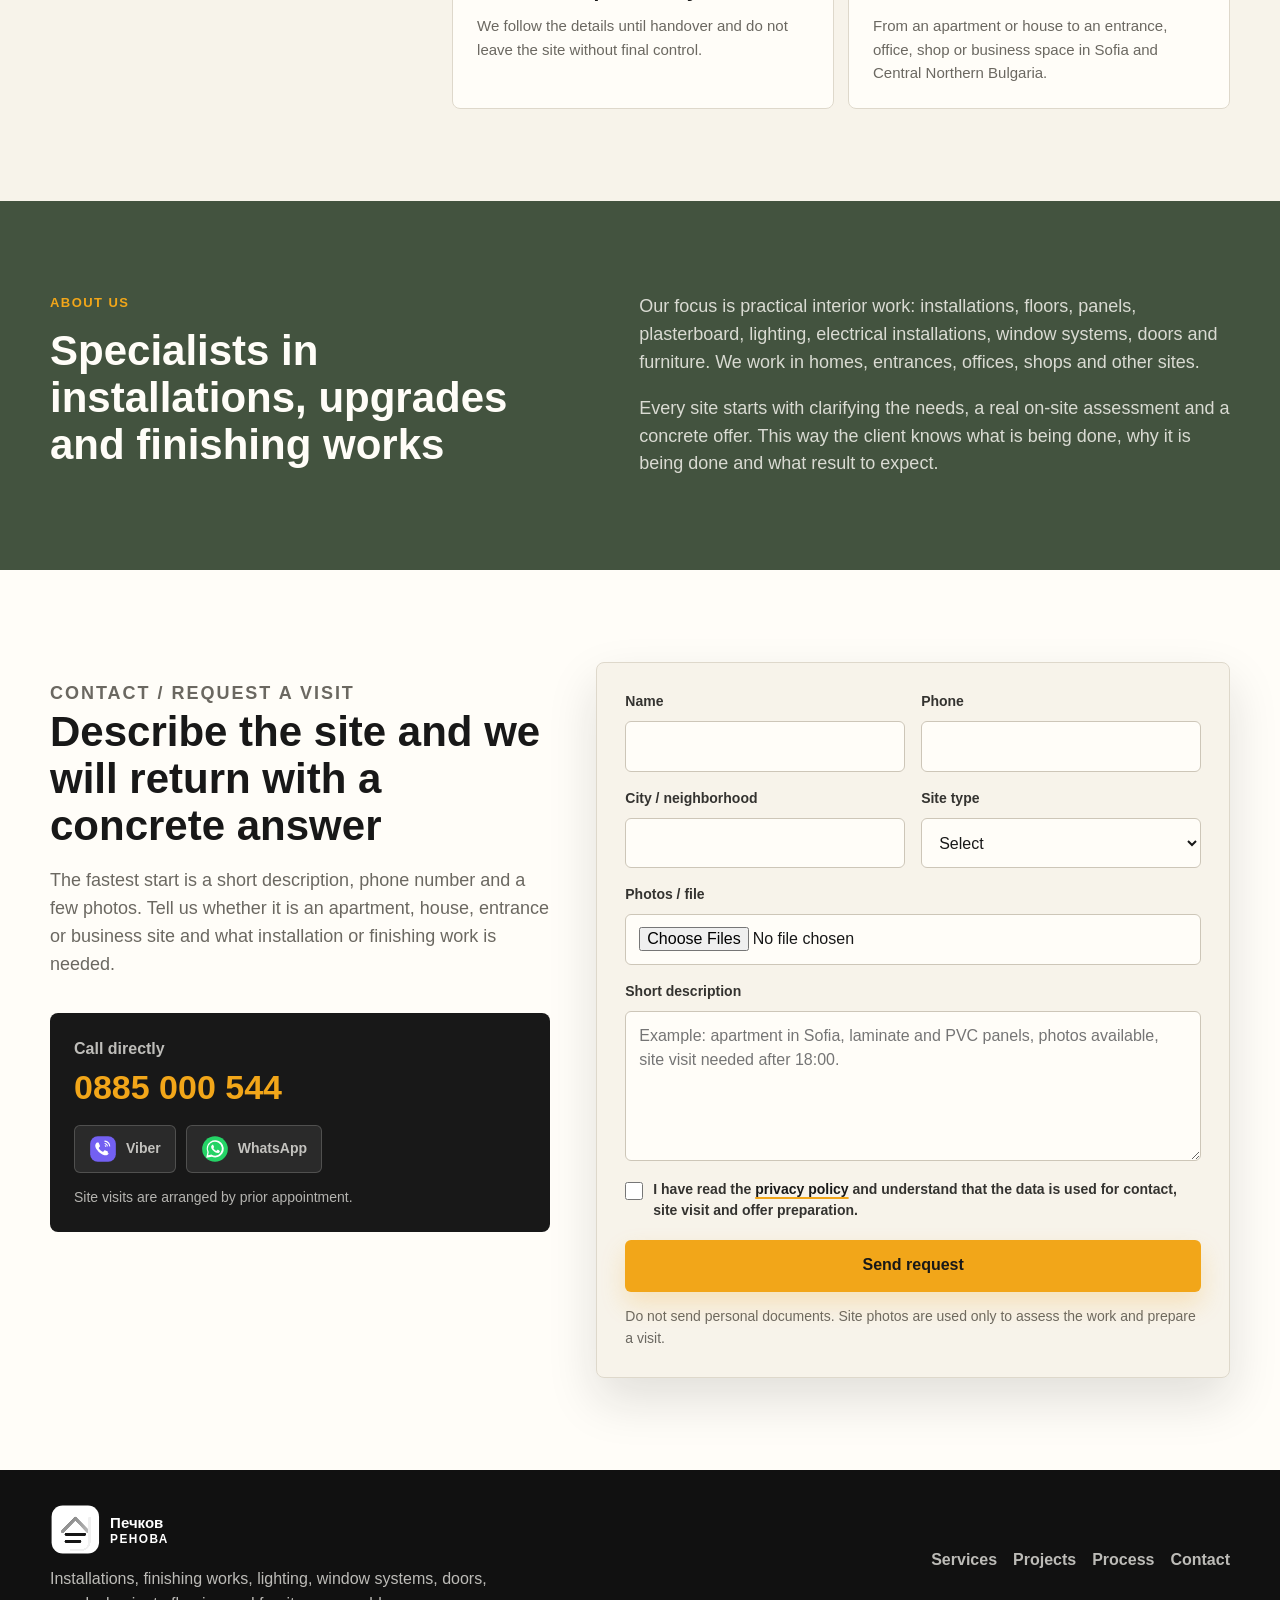
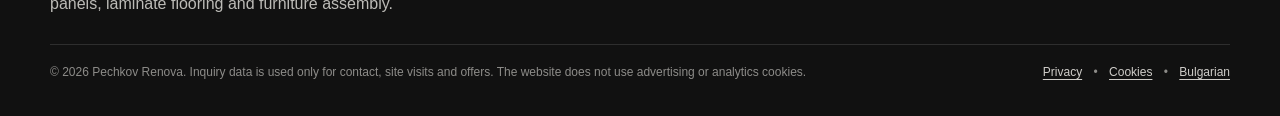
<file: en.html>
<!doctype html>
<html lang="en">
  <head>
    <meta charset="utf-8">
    <meta name="viewport" content="width=device-width, initial-scale=1">
    <title>Pechkov Renova | Installations, finishing works and electrical services</title>
    <meta
      name="description"
      content="Pechkov Renova provides installations, finishing works, laminate flooring, PVC panels, cladding, plasterboard, lighting, PVC doors, window systems and furniture assembly in Sofia and Central Northern Bulgaria."
    >
    <meta name="theme-color" content="#181818">
    <meta property="og:title" content="Pechkov Renova | Installations and finishing works">
    <meta
      property="og:description"
      content="Finishing works, installations, electrical services, lighting, PVC doors, window systems and furniture assembly for homes, entrances and business sites."
    >
    <meta property="og:type" content="website">
    <meta property="og:image" content="assets/images/hero-renovation.jpg">
    <link rel="alternate" hreflang="bg" href="https://example.com/">
    <link rel="alternate" hreflang="en" href="https://example.com/en.html">
    <link rel="alternate" hreflang="x-default" href="https://example.com/">
    <link rel="icon" href="favicon.ico" sizes="any">
    <link rel="icon" href="assets/icons/favicon.svg" type="image/svg+xml">
    <link rel="apple-touch-icon" href="assets/icons/apple-touch-icon.png">
    <link rel="manifest" href="site.webmanifest">
    <link rel="stylesheet" href="styles.css">
    <script defer src="script.js"></script>
    <script type="application/ld+json">
      {
        "@context": "https://schema.org",
        "@type": "HomeAndConstructionBusiness",
        "name": "Pechkov Renova",
        "description": "Installations, finishing works, laminate flooring, PVC panels, cladding, plasterboard, suspended ceilings, electrical installations, lighting, PVC doors, window systems and furniture assembly.",
        "telephone": "+359885000544",
        "areaServed": "Sofia and Central Northern Bulgaria",
        "url": "https://example.com/en.html",
        "image": "https://example.com/assets/images/hero-renovation.jpg",
        "serviceType": [
          "Laminate flooring installation",
          "PVC panels",
          "Wall and ceiling cladding",
          "Plasterboard",
          "Suspended ceilings",
          "Electrical installations",
          "Indoor and outdoor lighting",
          "PVC door installation",
          "PVC and aluminium window systems",
          "Furniture assembly"
        ]
      }
    </script>
  </head>
  <body>
    <a class="skip-link" href="#main">Skip to content</a>

    <header class="site-header" data-header>
      <div class="container header-inner">
        <a class="brand" href="#home" aria-label="Pechkov Renova - home">
          <img src="assets/icons/logo.svg" width="220" height="64" alt="Pechkov Renova">
        </a>

        <div class="header-language-switch" aria-label="Language selection">
          <a href="index.html" hreflang="bg">BG</a>
          <a class="is-active" href="en.html" hreflang="en" aria-current="page">EN</a>
        </div>

        <button class="nav-toggle" type="button" aria-expanded="false" aria-controls="site-nav" data-nav-toggle>
          <span class="nav-toggle-line"></span>
          <span class="nav-toggle-line"></span>
          <span class="nav-toggle-line"></span>
          <span class="sr-only">Menu</span>
        </button>

        <nav class="site-nav" id="site-nav" data-site-nav aria-label="Main navigation">
          <a href="#home">Home</a>
          <a href="#services">Services</a>
          <a href="#clients">Clients</a>
          <a href="#projects">Projects</a>
          <a href="#process">Process</a>
          <a href="#about">About</a>
          <div class="language-switch" aria-label="Language selection">
            <a class="lang-link" href="index.html" hreflang="bg">BG</a>
            <a class="lang-link is-active" href="en.html" hreflang="en" aria-current="page">EN</a>
          </div>
          <a class="nav-cta" href="#contact">Request a visit</a>
        </nav>
      </div>
    </header>

    <main id="main">
      <section class="hero" id="home" aria-labelledby="hero-title">
        <div class="hero-media" aria-hidden="true">
          <img src="assets/images/hero-renovation.jpg" alt="">
        </div>
        <div class="hero-overlay" aria-hidden="true"></div>
        <div class="container hero-content">
          <p class="eyebrow">Pechkov Renova • flooring, panels, plasterboard, lighting and electrical installations</p>
          <h1 id="hero-title">Interior solutions, professional installation, and renewal of residential and commercial spaces</h1>
          <p class="hero-lead">
            We work on apartments, houses, entrances, offices, shops and business sites in Sofia and Central Northern Bulgaria.
            Our work includes laminate flooring, panels, cladding, plasterboard, lighting, electrical installations, PVC doors, window systems and furniture assembly.
          </p>
          <div class="hero-actions">
            <a class="btn btn-primary" href="#contact">Request a visit</a>
            <a class="btn btn-secondary" href="#projects">View projects</a>
          </div>
          <dl class="trust-strip" aria-label="Key advantages">
            <div>
              <dt>Written offer</dt>
              <dd>clear work and materials</dd>
            </div>
            <div>
              <dt>Realistic timing</dt>
              <dd>plan before the start</dd>
            </div>
            <div>
              <dt>Site control</dt>
              <dd>photos and communication</dd>
            </div>
          </dl>
        </div>
      </section>

      <section class="section services-section" id="services" aria-labelledby="services-title">
        <div class="container">
          <div class="section-heading services-heading">
            <p class="eyebrow">Services</p>
            <h2 id="services-title">Installations and finishing works for spaces in real daily use</h2>
            <p class="services-intro">
              We adapt to the condition of the space, the required materials and the deadline. The goal is clean execution,
              precise installation and a finish that looks good in everyday use.
            </p>
          </div>

          <div class="service-grid" aria-label="Main services">
            <article class="service-card">
              <h3>Laminate flooring</h3>
              <p>Assembly and laying of laminate flooring, skirting boards, transition profiles and details around doors, corners and thresholds.</p>
            </article>
            <article class="service-card">
              <h3>PVC panels</h3>
              <p>Installation of PVC panels for walls and ceilings with a clean finish and practical maintenance.</p>
            </article>
            <article class="service-card">
              <h3>Cladding</h3>
              <p>Wood, laminate, plasterboard and PVC cladding for interior spaces.</p>
            </article>
            <article class="service-card">
              <h3>Plasterboard</h3>
              <p>Plasterboard linings, wall structures and partition solutions according to the site.</p>
            </article>
            <article class="service-card">
              <h3>Suspended ceilings</h3>
              <p>Suspended ceiling installation with preparation for lighting and a clean final appearance.</p>
            </article>
            <article class="service-card">
              <h3>Electrical installations</h3>
              <p>Electrical installations, switches, sockets, cable routes and preparation for lighting fixtures.</p>
            </article>
            <article class="service-card">
              <h3>Indoor lighting</h3>
              <p>Installation of indoor electrical lighting, LED solutions and functional placement.</p>
            </article>
            <article class="service-card">
              <h3>Outdoor lighting</h3>
              <p>Outdoor lighting installation for entrances, yards, terraces and business spaces.</p>
            </article>
            <article class="service-card">
              <h3>PVC doors</h3>
              <p>Installation of interior and exterior PVC doors according to the opening and the specific need.</p>
            </article>
            <article class="service-card">
              <h3>PVC and aluminium windows</h3>
              <p>Custom window systems with installation and finishing around frames and openings.</p>
            </article>
            <article class="service-card">
              <h3>Furniture assembly</h3>
              <p>Assembly of furniture for homes, offices, shops or common areas after delivery.</p>
            </article>
          </div>
        </div>
      </section>

      <section class="section audience-section" id="clients" aria-labelledby="clients-title">
        <div class="container">
          <div class="section-heading compact">
            <p class="eyebrow">Who we work for</p>
            <h2 id="clients-title">Three client groups, one clear working standard</h2>
          </div>

          <div class="audience-grid">
            <article class="audience-card" id="private-clients">
              <p class="card-kicker">Homes</p>
              <h3>For private clients</h3>
              <p>Apartments and houses that need laminate, cladding, panels, ceilings, lighting, doors, windows or furniture assembly.</p>
              <a href="#contact">Request a home visit</a>
            </article>
            <article class="audience-card accent-card" id="entrances-buildings">
              <p class="card-kicker">Common areas</p>
              <h3>For entrances and residential buildings</h3>
              <p>Common areas that need cladding, PVC panels, lighting, doors, small electrical work and finishing installations.</p>
              <a href="#contact">Send a building inquiry</a>
            </article>
            <article class="audience-card dark-card" id="business-sites">
              <p class="card-kicker">Active sites</p>
              <h3>For business sites</h3>
              <p>Offices, shops and workspaces with installations, lighting, windows, panels, ceilings and furniture assembly.</p>
              <a href="#contact">Discuss a business site</a>
            </article>
          </div>
        </div>
      </section>

      <section class="section projects-section" id="projects" aria-labelledby="projects-title">
        <div class="container">
          <div class="section-heading with-action">
            <div>
              <p class="eyebrow">Projects</p>
              <h2 id="projects-title">Examples of sites and results</h2>
            </div>
            <p>
              Real photos from each new project can be added here. The current cards are visual placeholders prepared for a portfolio.
            </p>
          </div>

          <div class="project-grid">
            <article class="project-card">
              <img src="assets/images/project-apartment.jpg" alt="Renovated apartment with new flooring and finishing works" loading="lazy">
              <div class="project-body">
                <p>Apartment</p>
                <h3>Flooring and finishing profiles</h3>
                <span>Laminate • skirting boards • details</span>
              </div>
            </article>
            <article class="project-card">
              <img src="assets/images/project-entrance.jpg" alt="Updated entrance and common areas of a residential building" loading="lazy">
              <div class="project-body">
                <p>Entrance and common areas</p>
                <h3>Panels, cladding and lighting for shared spaces</h3>
                <span>PVC panels • cladding • lighting</span>
              </div>
            </article>
            <article class="project-card">
              <img src="assets/images/project-facade.jpg" alt="Residential building with replaced window systems and finished details" loading="lazy">
              <div class="project-body">
                <p>Window systems</p>
                <h3>Custom PVC and aluminium window systems</h3>
                <span>Order • delivery • installation</span>
              </div>
            </article>
            <article class="project-card">
              <img src="assets/images/project-business.jpg" alt="Renovated office or shop with finishing works" loading="lazy">
              <div class="project-body">
                <p>Business site</p>
                <h3>Lighting, panels and furniture for a workspace</h3>
                <span>Lighting • panels • assembly</span>
              </div>
            </article>
          </div>
        </div>
      </section>

      <section class="section process-section" id="process" aria-labelledby="process-title">
        <div class="container process-layout">
          <div class="process-intro">
            <p class="eyebrow">Work process</p>
            <h2 id="process-title">A clear sequence before the first working day</h2>
            <p>
              Trust in renovation comes from predictability. We start with a site visit, clarify the work and leave a clear trail of what was agreed.
            </p>
          </div>

          <ol class="process-list">
            <li>
              <span aria-hidden="true"></span>
              <h3>Request</h3>
              <p>You send a short description, location and photos if available.</p>
            </li>
            <li>
              <span aria-hidden="true"></span>
              <h3>Site visit</h3>
              <p>We check the condition of the space and the important technical details.</p>
            </li>
            <li>
              <span aria-hidden="true"></span>
              <h3>Offer</h3>
              <p>You receive a breakdown by work, materials, timing and terms.</p>
            </li>
            <li>
              <span aria-hidden="true"></span>
              <h3>Plan</h3>
              <p>We arrange the stages, access, deliveries and critical deadlines.</p>
            </li>
            <li>
              <span aria-hidden="true"></span>
              <h3>Execution</h3>
              <p>We work in stages and communicate when changes or decisions are needed.</p>
            </li>
            <li>
              <span aria-hidden="true"></span>
              <h3>Control</h3>
              <p>We follow quality, details, cleanliness and alignment with the offer.</p>
            </li>
            <li>
              <span aria-hidden="true"></span>
              <h3>Handover</h3>
              <p>We make a final review and clarify support or next steps.</p>
            </li>
          </ol>
        </div>
      </section>

      <section class="section proof-section" id="why-us" aria-labelledby="proof-title">
        <div class="container proof-layout">
          <div class="section-heading compact">
            <p class="eyebrow">Why choose us</p>
            <h2 id="proof-title">Renovation should be clear, not stressful</h2>
          </div>

          <div class="proof-grid">
            <article>
              <h3>We speak concretely</h3>
              <p>We explain what can be done, what is not reasonable and what affects the price.</p>
            </article>
            <article>
              <h3>We give realistic timelines</h3>
              <p>We plan by stages instead of promising an impossible short execution.</p>
            </article>
            <article>
              <h3>We work with written offers</h3>
              <p>Work, materials and terms are clarified in advance to avoid unpleasant surprises.</p>
            </article>
            <article>
              <h3>We show progress</h3>
              <p>Photos, updates and clear questions when a client or building decision is needed.</p>
            </article>
            <article>
              <h3>We take responsibility</h3>
              <p>We follow the details until handover and do not leave the site without final control.</p>
            </article>
            <article>
              <h3>Suitable for different scales</h3>
              <p>From an apartment or house to an entrance, office, shop or business space in Sofia and Central Northern Bulgaria.</p>
            </article>
          </div>
        </div>
      </section>

      <section class="section about-section" id="about" aria-labelledby="about-title">
        <div class="container about-layout">
          <div>
            <p class="eyebrow">About us</p>
            <h2 id="about-title">Specialists in installations, upgrades and finishing works</h2>
          </div>
          <div class="about-copy">
            <p>
              Our focus is practical interior work: installations, floors, panels, plasterboard, lighting,
              electrical installations, window systems, doors and furniture. We work in homes, entrances,
              offices, shops and other sites.
            </p>
            <p>
              Every site starts with clarifying the needs, a real on-site assessment and a concrete offer.
              This way the client knows what is being done, why it is being done and what result to expect.
            </p>
          </div>
        </div>
      </section>

      <section class="section contact-section" id="contact" aria-labelledby="contact-title">
        <div class="container contact-layout">
          <div class="contact-copy">
            <p class="eyebrow">Contact / Request a visit</p>
            <h2 id="contact-title">Describe the site and we will return with a concrete answer</h2>
            <p>
              The fastest start is a short description, phone number and a few photos. Tell us whether it is an apartment, house,
              entrance or business site and what installation or finishing work is needed.
            </p>
            <div class="phone-panel">
              <span>Call directly</span>
              <a class="phone-number" href="tel:+359885000544">0885 000 544</a>
              <div class="messenger-actions" aria-label="Quick contact">
                <a class="messenger-link" href="viber://chat?number=%2B359885000544" aria-label="Message on Viber">
                  <img src="assets/icons/viber.svg" width="28" height="28" alt="">
                  <span>Viber</span>
                </a>
                <a class="messenger-link" href="https://wa.me/359885000544" target="_blank" rel="noopener" aria-label="Message on WhatsApp">
                  <img src="assets/icons/whatsapp.svg" width="28" height="28" alt="">
                  <span>WhatsApp</span>
                </a>
              </div>
              <p>Site visits are arranged by prior appointment.</p>
            </div>
          </div>

          <form
            class="contact-form"
            name="inspection-request-en"
            action="thanks-en.html"
            method="post"
            enctype="multipart/form-data"
            data-netlify="true"
            netlify-honeypot="bot-field"
            data-contact-form
          >
            <input type="hidden" name="form-name" value="inspection-request-en">
            <p class="hidden-field">
              <label>Do not fill this field <input name="bot-field" autocomplete="off"></label>
            </p>

            <div class="form-grid">
              <label>
                <span>Name</span>
                <input type="text" name="name" autocomplete="name" required>
              </label>
              <label>
                <span>Phone</span>
                <input type="tel" name="phone" autocomplete="tel" required>
              </label>
              <label>
                <span>City / neighborhood</span>
                <input type="text" name="location" autocomplete="address-level2" required>
              </label>
              <label>
                <span>Site type</span>
                <select name="object-type" required>
                  <option value="">Select</option>
                  <option>Apartment</option>
                  <option>House</option>
                  <option>Entrance / residential building</option>
                  <option>Business site</option>
                </select>
              </label>
              <label class="form-wide">
                <span>Photos / file</span>
                <input type="file" name="files" accept="image/*,.pdf,.doc,.docx" multiple>
              </label>
              <label class="form-wide">
                <span>Short description</span>
                <textarea name="message" rows="5" placeholder="Example: apartment in Sofia, laminate and PVC panels, photos available, site visit needed after 18:00."></textarea>
              </label>
              <label class="form-wide consent-check">
                <input type="checkbox" name="privacy-confirmation" required>
                <span>
                  I have read the <a href="privacy-en.html">privacy policy</a> and understand that the data is used for contact, site visit and offer preparation.
                </span>
              </label>
            </div>

            <button class="btn btn-primary form-submit" type="submit">Send request</button>
            <p class="form-note" data-form-note>
              Do not send personal documents. Site photos are used only to assess the work and prepare a visit.
            </p>
          </form>
        </div>
      </section>
    </main>

    <footer class="site-footer">
      <div class="container footer-inner">
        <div>
          <img src="assets/icons/logo.svg" width="180" height="52" alt="Pechkov Renova">
          <p>Installations, finishing works, lighting, window systems, doors, panels, laminate flooring and furniture assembly.</p>
        </div>
        <nav aria-label="Footer links">
          <a href="#services">Services</a>
          <a href="#projects">Projects</a>
          <a href="#process">Process</a>
          <a href="#contact">Contact</a>
        </nav>
      </div>
      <div class="container legal-footer">
        <p>
          &copy; 2026 Pechkov Renova. Inquiry data is used only for contact, site visits and offers.
          The website does not use advertising or analytics cookies.
        </p>
        <p>
          <a href="privacy-en.html">Privacy</a>
          <span aria-hidden="true">•</span>
          <a href="cookies-en.html">Cookies</a>
          <span aria-hidden="true">•</span>
          <a href="index.html" hreflang="bg">Bulgarian</a>
        </p>
      </div>
    </footer>

    <div class="sticky-contact" aria-label="Quick contact">
      <a class="sticky-main" href="tel:+359885000544" aria-label="Call Pechkov Renova">
        <span>Call</span>
        <strong>0885 000 544</strong>
      </a>
      <a class="sticky-icon" href="viber://chat?number=%2B359885000544" aria-label="Message on Viber">
        <img src="assets/icons/viber.svg" width="26" height="26" alt="">
      </a>
      <a class="sticky-icon" href="https://wa.me/359885000544" target="_blank" rel="noopener" aria-label="Message on WhatsApp">
        <img src="assets/icons/whatsapp.svg" width="26" height="26" alt="">
      </a>
    </div>
  </body>
</html>
</file>
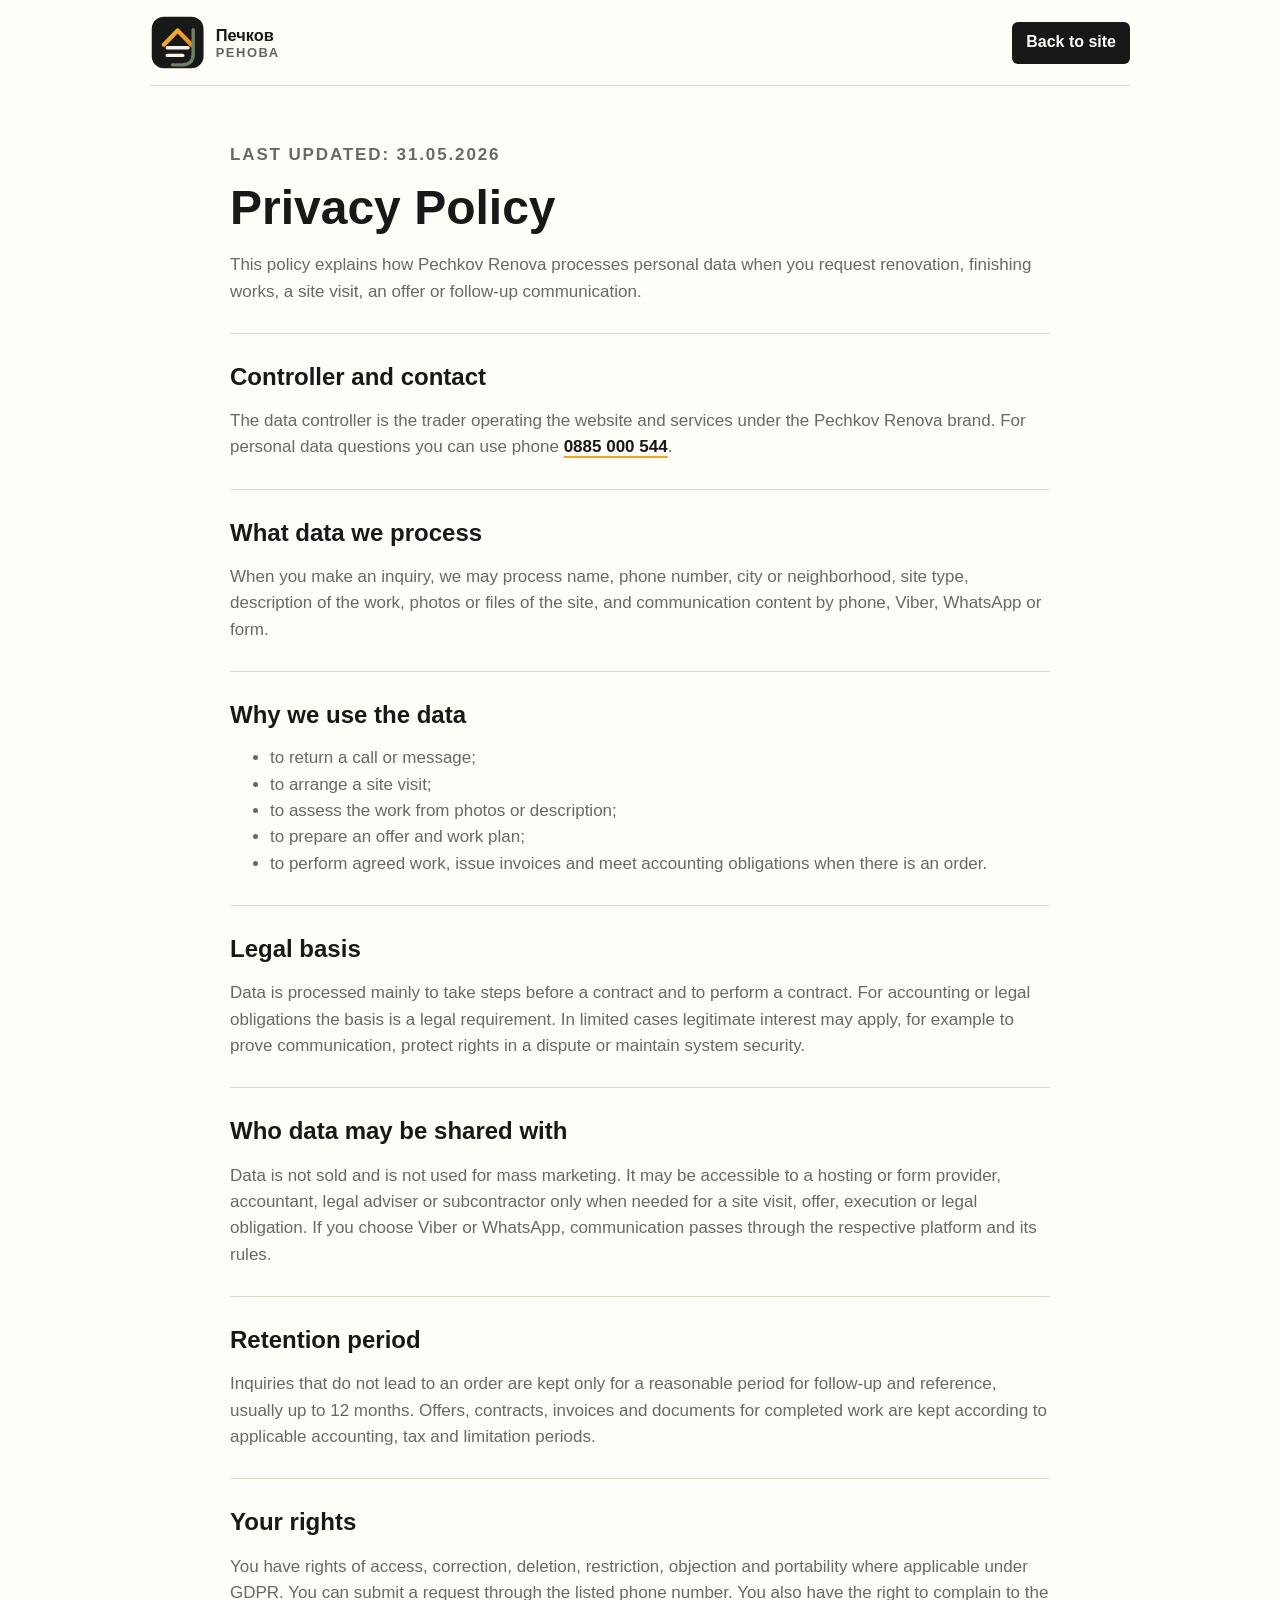
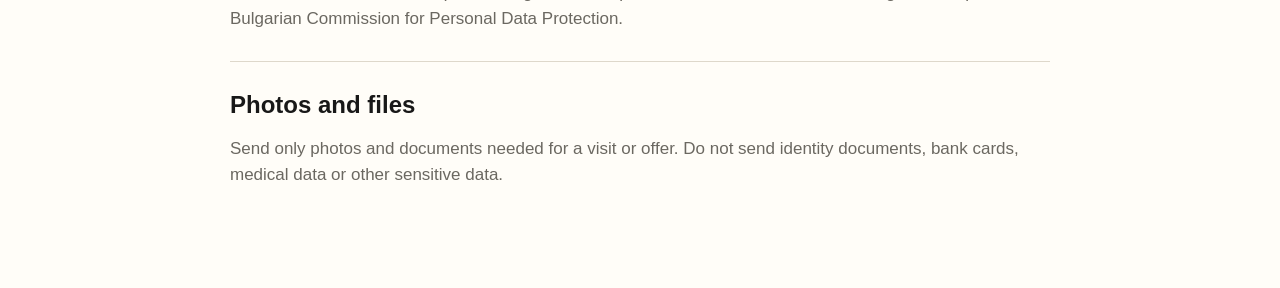
<file: privacy-en.html>
<!doctype html>
<html lang="en">
  <head>
    <meta charset="utf-8">
    <meta name="viewport" content="width=device-width, initial-scale=1">
    <title>Privacy Policy | Pechkov Renova</title>
    <meta name="robots" content="index,follow">
    <meta name="description" content="Privacy policy for Pechkov Renova regarding inquiries, site visits, offers and contact by phone, Viber, WhatsApp and form.">
    <link rel="alternate" hreflang="bg" href="https://example.com/privacy.html">
    <link rel="alternate" hreflang="en" href="https://example.com/privacy-en.html">
    <link rel="icon" href="favicon.ico" sizes="any">
    <link rel="icon" href="assets/icons/favicon.svg" type="image/svg+xml">
    <link rel="apple-touch-icon" href="assets/icons/apple-touch-icon.png">
    <link rel="manifest" href="site.webmanifest">
    <link rel="stylesheet" href="styles.css">
  </head>
  <body class="legal-page">
    <header class="legal-header">
      <a href="en.html" aria-label="Pechkov Renova - home">
        <img src="assets/icons/logo.svg" width="220" height="64" alt="Pechkov Renova">
      </a>
      <a class="legal-back" href="en.html#contact">Back to site</a>
    </header>

    <main class="legal-main">
      <p class="eyebrow">Last updated: 31.05.2026</p>
      <h1>Privacy Policy</h1>
      <p>
        This policy explains how Pechkov Renova processes personal data when you request renovation,
        finishing works, a site visit, an offer or follow-up communication.
      </p>

      <section>
        <h2>Controller and contact</h2>
        <p>
          The data controller is the trader operating the website and services under the Pechkov Renova brand.
          For personal data questions you can use phone <a href="tel:+359885000544">0885 000 544</a>.
        </p>
      </section>

      <section>
        <h2>What data we process</h2>
        <p>
          When you make an inquiry, we may process name, phone number, city or neighborhood, site type,
          description of the work, photos or files of the site, and communication content by phone,
          Viber, WhatsApp or form.
        </p>
      </section>

      <section>
        <h2>Why we use the data</h2>
        <ul>
          <li>to return a call or message;</li>
          <li>to arrange a site visit;</li>
          <li>to assess the work from photos or description;</li>
          <li>to prepare an offer and work plan;</li>
          <li>to perform agreed work, issue invoices and meet accounting obligations when there is an order.</li>
        </ul>
      </section>

      <section>
        <h2>Legal basis</h2>
        <p>
          Data is processed mainly to take steps before a contract and to perform a contract. For accounting or legal
          obligations the basis is a legal requirement. In limited cases legitimate interest may apply, for example to prove
          communication, protect rights in a dispute or maintain system security.
        </p>
      </section>

      <section>
        <h2>Who data may be shared with</h2>
        <p>
          Data is not sold and is not used for mass marketing. It may be accessible to a hosting or form provider,
          accountant, legal adviser or subcontractor only when needed for a site visit, offer, execution or legal obligation.
          If you choose Viber or WhatsApp, communication passes through the respective platform and its rules.
        </p>
      </section>

      <section>
        <h2>Retention period</h2>
        <p>
          Inquiries that do not lead to an order are kept only for a reasonable period for follow-up and reference,
          usually up to 12 months. Offers, contracts, invoices and documents for completed work are kept according to
          applicable accounting, tax and limitation periods.
        </p>
      </section>

      <section>
        <h2>Your rights</h2>
        <p>
          You have rights of access, correction, deletion, restriction, objection and portability where applicable under GDPR.
          You can submit a request through the listed phone number. You also have the right to complain to the Bulgarian
          Commission for Personal Data Protection.
        </p>
      </section>

      <section>
        <h2>Photos and files</h2>
        <p>
          Send only photos and documents needed for a visit or offer. Do not send identity documents, bank cards,
          medical data or other sensitive data.
        </p>
      </section>
    </main>
  </body>
</html>
</file>
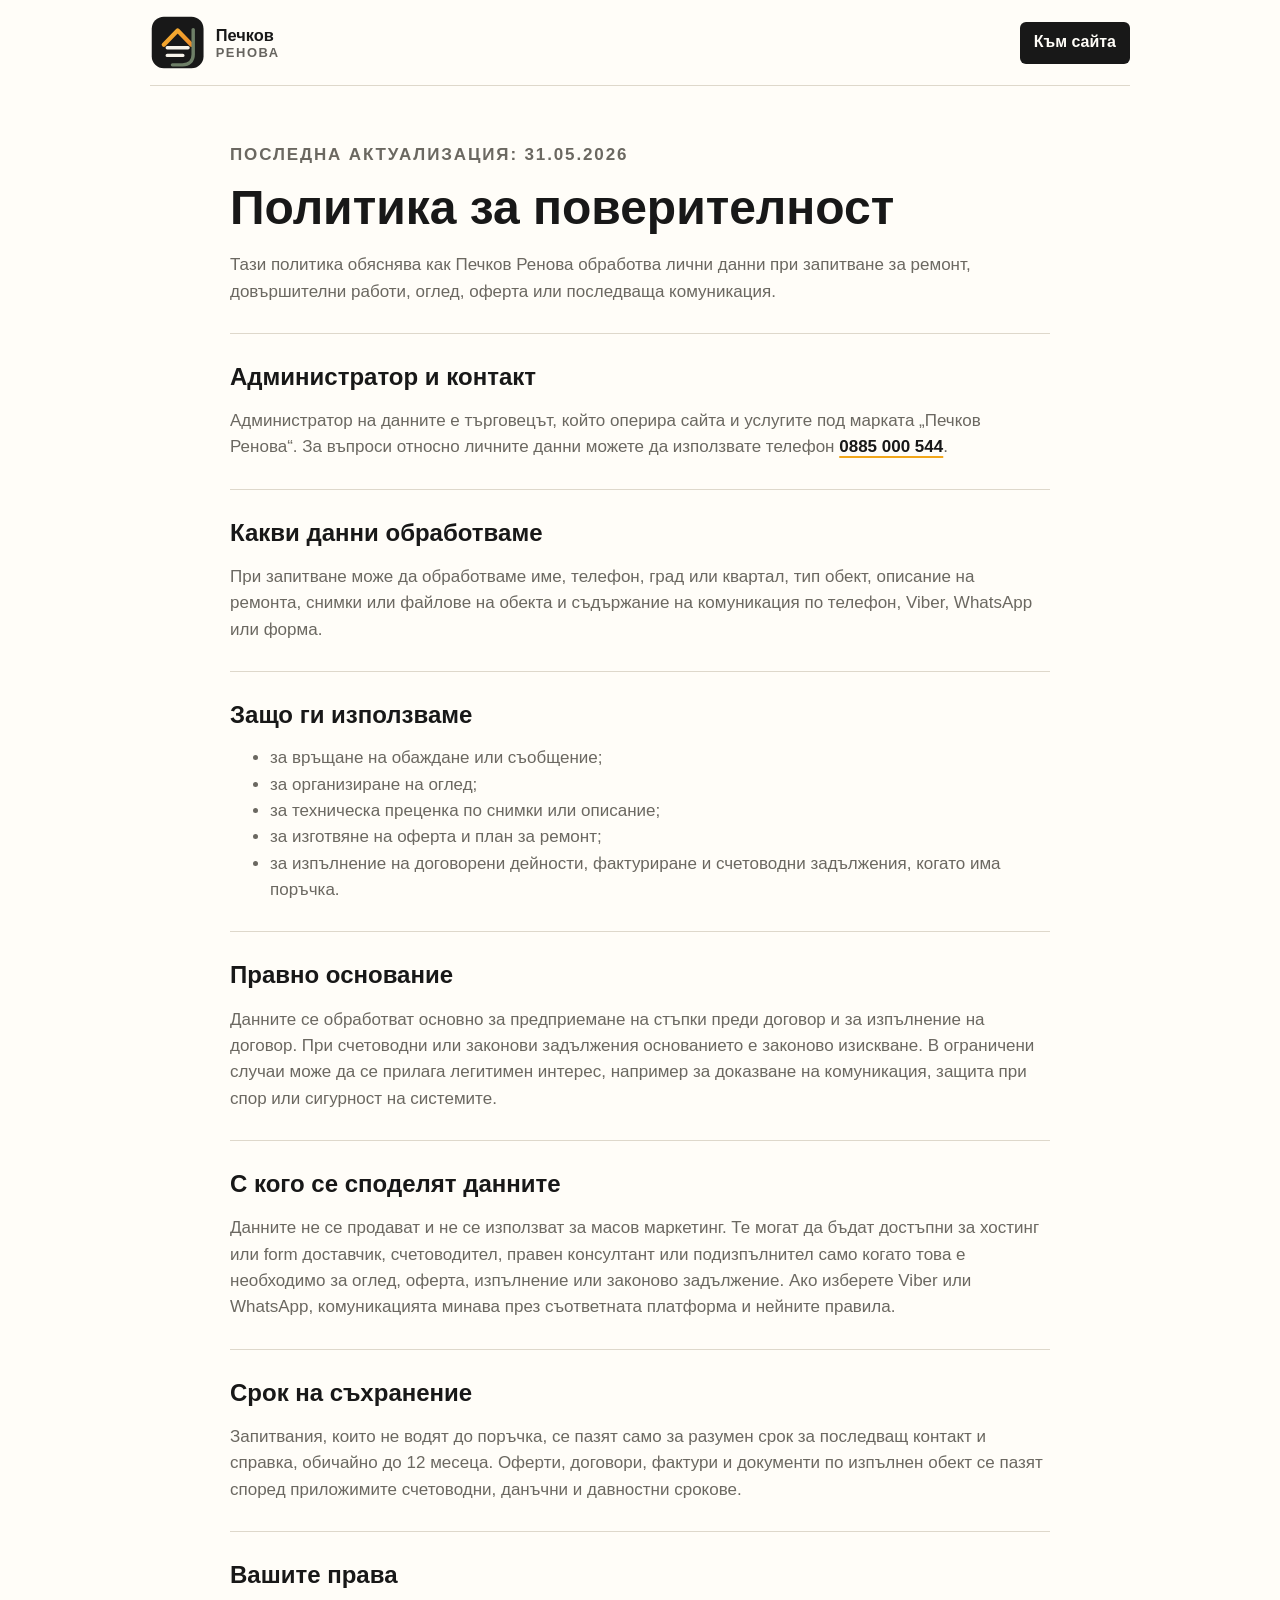
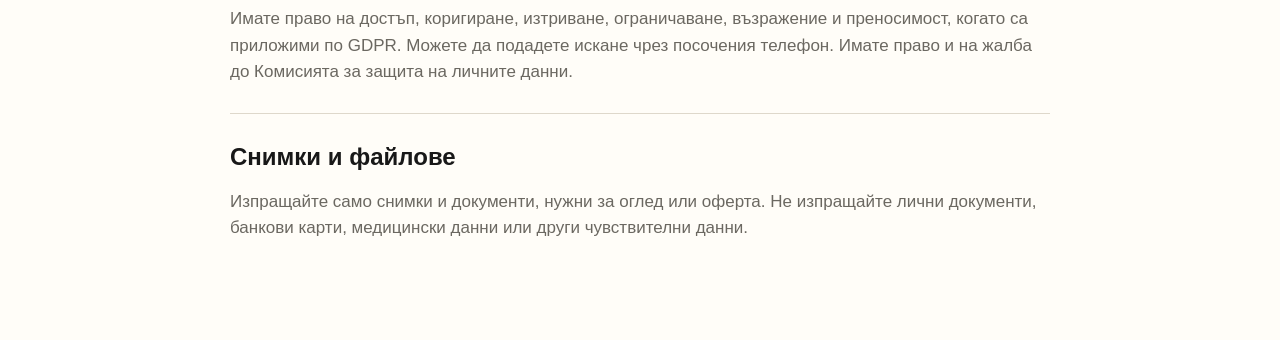
<file: privacy.html>
<!doctype html>
<html lang="bg">
  <head>
    <meta charset="utf-8">
    <meta name="viewport" content="width=device-width, initial-scale=1">
    <title>Политика за поверителност | Печков Ренова</title>
    <meta name="robots" content="index,follow">
    <meta name="description" content="Политика за поверителност на Печков Ренова относно запитвания, огледи, оферти и контакт чрез телефон, Viber, WhatsApp и форма.">
    <link rel="alternate" hreflang="bg" href="https://example.com/privacy.html">
    <link rel="alternate" hreflang="en" href="https://example.com/privacy-en.html">
    <link rel="icon" href="favicon.ico" sizes="any">
    <link rel="icon" href="assets/icons/favicon.svg" type="image/svg+xml">
    <link rel="apple-touch-icon" href="assets/icons/apple-touch-icon.png">
    <link rel="manifest" href="site.webmanifest">
    <link rel="stylesheet" href="styles.css">
  </head>
  <body class="legal-page">
    <header class="legal-header">
      <a href="index.html" aria-label="Печков Ренова - начало">
        <img src="assets/icons/logo.svg" width="220" height="64" alt="Печков Ренова">
      </a>
      <a class="legal-back" href="index.html#kontakt">Към сайта</a>
    </header>

    <main class="legal-main">
      <p class="eyebrow">Последна актуализация: 31.05.2026</p>
      <h1>Политика за поверителност</h1>
      <p>
        Тази политика обяснява как Печков Ренова обработва лични данни при запитване за ремонт,
        довършителни работи, оглед, оферта или последваща комуникация.
      </p>

      <section>
        <h2>Администратор и контакт</h2>
        <p>
          Администратор на данните е търговецът, който оперира сайта и услугите под марката „Печков Ренова“.
          За въпроси относно личните данни можете да използвате телефон <a href="tel:+359885000544">0885 000 544</a>.
        </p>
      </section>

      <section>
        <h2>Какви данни обработваме</h2>
        <p>
          При запитване може да обработваме име, телефон, град или квартал, тип обект,
          описание на ремонта, снимки или файлове на обекта и съдържание на
          комуникация по телефон, Viber, WhatsApp или форма.
        </p>
      </section>

      <section>
        <h2>Защо ги използваме</h2>
        <ul>
          <li>за връщане на обаждане или съобщение;</li>
          <li>за организиране на оглед;</li>
          <li>за техническа преценка по снимки или описание;</li>
          <li>за изготвяне на оферта и план за ремонт;</li>
          <li>за изпълнение на договорени дейности, фактуриране и счетоводни задължения, когато има поръчка.</li>
        </ul>
      </section>

      <section>
        <h2>Правно основание</h2>
        <p>
          Данните се обработват основно за предприемане на стъпки преди договор и за изпълнение на договор.
          При счетоводни или законови задължения основанието е законово изискване. В ограничени случаи
          може да се прилага легитимен интерес, например за доказване на комуникация, защита при спор
          или сигурност на системите.
        </p>
      </section>

      <section>
        <h2>С кого се споделят данните</h2>
        <p>
          Данните не се продават и не се използват за масов маркетинг. Те могат да бъдат достъпни за хостинг
          или form доставчик, счетоводител, правен консултант или подизпълнител само когато това е необходимо
          за оглед, оферта, изпълнение или законово задължение. Ако изберете Viber или WhatsApp, комуникацията
          минава през съответната платформа и нейните правила.
        </p>
      </section>

      <section>
        <h2>Срок на съхранение</h2>
        <p>
          Запитвания, които не водят до поръчка, се пазят само за разумен срок за последващ контакт и справка,
          обичайно до 12 месеца. Оферти, договори, фактури и документи по изпълнен обект се пазят според
          приложимите счетоводни, данъчни и давностни срокове.
        </p>
      </section>

      <section>
        <h2>Вашите права</h2>
        <p>
          Имате право на достъп, коригиране, изтриване, ограничаване, възражение и преносимост, когато са
          приложими по GDPR. Можете да подадете искане чрез посочения телефон. Имате право и на жалба до
          Комисията за защита на личните данни.
        </p>
      </section>

      <section>
        <h2>Снимки и файлове</h2>
        <p>
          Изпращайте само снимки и документи, нужни за оглед или оферта. Не изпращайте лични документи,
          банкови карти, медицински данни или други чувствителни данни.
        </p>
      </section>
    </main>
  </body>
</html>
</file>
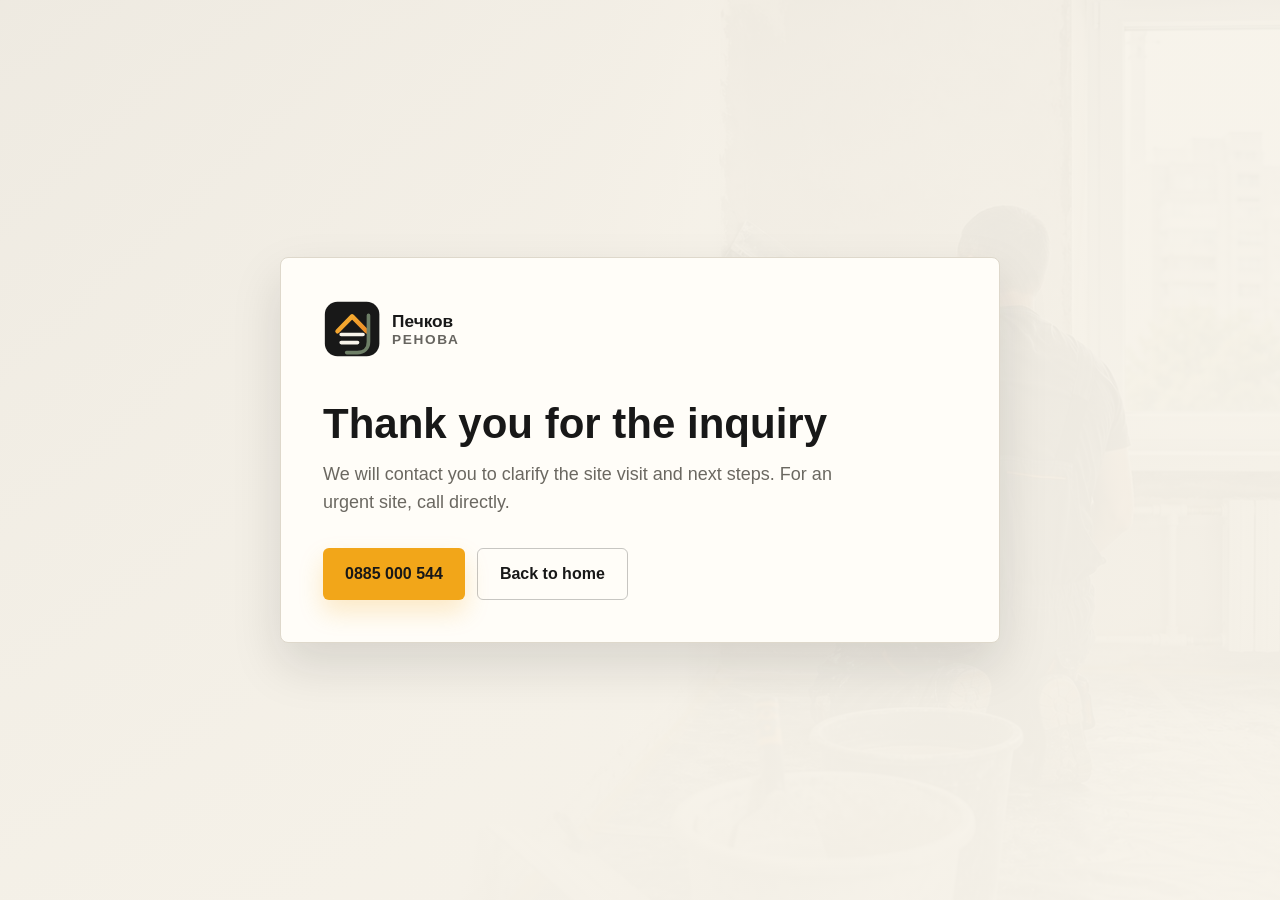
<file: thanks-en.html>
<!doctype html>
<html lang="en">
  <head>
    <meta charset="utf-8">
    <meta name="viewport" content="width=device-width, initial-scale=1">
    <title>Your inquiry was sent | Pechkov Renova</title>
    <meta name="robots" content="noindex">
    <link rel="icon" href="favicon.ico" sizes="any">
    <link rel="icon" href="assets/icons/favicon.svg" type="image/svg+xml">
    <link rel="apple-touch-icon" href="assets/icons/apple-touch-icon.png">
    <link rel="manifest" href="site.webmanifest">
    <link rel="stylesheet" href="styles.css">
  </head>
  <body class="thanks-page">
    <main class="thanks-shell">
      <a href="en.html" aria-label="Pechkov Renova - home">
        <img src="assets/icons/logo.svg" width="220" height="64" alt="Pechkov Renova">
      </a>
      <h1>Thank you for the inquiry</h1>
      <p>We will contact you to clarify the site visit and next steps. For an urgent site, call directly.</p>
      <div class="hero-actions">
        <a class="btn btn-primary" href="tel:+359885000544">0885 000 544</a>
        <a class="btn btn-secondary dark-text" href="en.html">Back to home</a>
      </div>
    </main>
  </body>
</html>
</file>
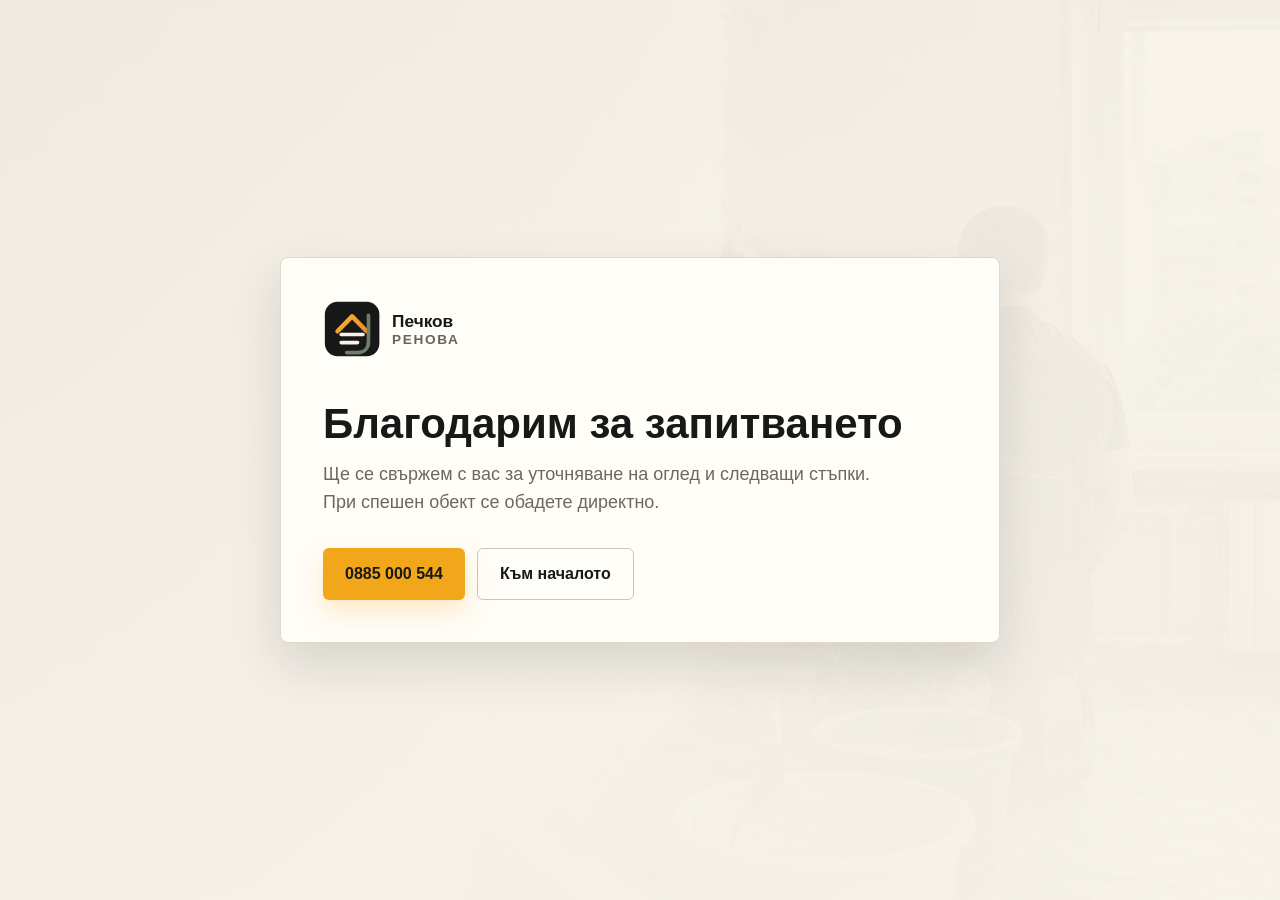
<file: thanks.html>
<!doctype html>
<html lang="bg">
  <head>
    <meta charset="utf-8">
    <meta name="viewport" content="width=device-width, initial-scale=1">
    <title>Запитването е изпратено | Печков Ренова</title>
    <meta name="robots" content="noindex">
    <link rel="icon" href="favicon.ico" sizes="any">
    <link rel="icon" href="assets/icons/favicon.svg" type="image/svg+xml">
    <link rel="apple-touch-icon" href="assets/icons/apple-touch-icon.png">
    <link rel="manifest" href="site.webmanifest">
    <link rel="stylesheet" href="styles.css">
  </head>
  <body class="thanks-page">
    <main class="thanks-shell">
      <a href="index.html" aria-label="Печков Ренова - начало">
        <img src="assets/icons/logo.svg" width="220" height="64" alt="Печков Ренова">
      </a>
      <h1>Благодарим за запитването</h1>
      <p>Ще се свържем с вас за уточняване на оглед и следващи стъпки. При спешен обект се обадете директно.</p>
      <div class="hero-actions">
        <a class="btn btn-primary" href="tel:+359885000544">0885 000 544</a>
        <a class="btn btn-secondary dark-text" href="index.html">Към началото</a>
      </div>
    </main>
  </body>
</html>
</file>
<file: styles.css>
:root {
  --ink: #181818;
  --ink-soft: #343330;
  --muted: #6b6861;
  --line: #ded8cb;
  --paper: #f7f3ea;
  --paper-strong: #fffdf8;
  --concrete: #ece7dc;
  --accent: #f2a619;
  --accent-strong: #e46e1f;
  --sage: #6e7f67;
  --sage-dark: #43533f;
  --shadow: 0 22px 50px rgba(24, 24, 24, 0.13);
  --shadow-lift: 0 18px 38px rgba(24, 24, 24, 0.12);
  --ease-out: cubic-bezier(0.2, 0.8, 0.2, 1);
  --container: 1180px;
}

*,
*::before,
*::after {
  box-sizing: border-box;
}

html {
  scroll-behavior: smooth;
  scroll-padding-top: 92px;
}

body {
  margin: 0;
  color: var(--ink);
  background: var(--paper);
  font-family: Arial, Helvetica, sans-serif;
  font-size: 16px;
  line-height: 1.55;
  text-rendering: optimizeLegibility;
}

h1,
h2,
h3 {
  overflow-wrap: break-word;
  hyphens: auto;
}

body.nav-open {
  overflow: hidden;
}

img {
  display: block;
  max-width: 100%;
}

a {
  color: inherit;
  text-decoration: none;
}

button,
input,
select,
textarea {
  font: inherit;
}

button {
  border: 0;
}

:focus-visible {
  outline: 3px solid rgba(242, 166, 25, 0.85);
  outline-offset: 3px;
}

.container {
  width: min(100% - 40px, var(--container));
  margin: 0 auto;
}

.sr-only,
.hidden-field {
  position: absolute;
  width: 1px;
  height: 1px;
  padding: 0;
  margin: -1px;
  overflow: hidden;
  clip: rect(0, 0, 0, 0);
  white-space: nowrap;
  border: 0;
}

.skip-link {
  position: fixed;
  top: 12px;
  left: 12px;
  z-index: 100;
  transform: translateY(-150%);
  padding: 10px 14px;
  border-radius: 6px;
  background: var(--accent);
  color: var(--ink);
  font-weight: 800;
}

.skip-link:focus {
  transform: translateY(0);
}

.site-header {
  position: fixed;
  inset: 0 0 auto;
  z-index: 50;
  background: rgba(247, 243, 234, 0.9);
  border-bottom: 1px solid rgba(24, 24, 24, 0.08);
  backdrop-filter: blur(14px);
}

.header-inner {
  display: flex;
  min-height: 78px;
  align-items: center;
  justify-content: space-between;
  gap: 24px;
}

.brand {
  display: inline-flex;
  align-items: center;
  flex: 0 0 auto;
}

.brand img {
  width: 190px;
  height: auto;
}

.header-language-switch {
  display: none;
}

.header-language-switch a {
  align-items: center;
  justify-content: center;
  border: 1px solid rgba(24, 24, 24, 0.14);
  border-radius: 6px;
  color: var(--ink-soft);
  font-size: 12px;
  font-weight: 900;
  line-height: 1;
  transition: background-color 180ms ease, border-color 180ms ease, color 180ms ease, transform 180ms var(--ease-out);
}

.header-language-switch a:hover {
  transform: translateY(-1px);
  border-color: rgba(24, 24, 24, 0.24);
  color: var(--ink);
}

.header-language-switch a.is-active {
  border-color: transparent;
  background: var(--accent);
  color: var(--ink);
  box-shadow: 0 8px 18px rgba(242, 166, 25, 0.18);
}

.site-nav {
  display: flex;
  align-items: center;
  gap: 4px;
}

.site-nav a {
  position: relative;
  display: inline-flex;
  align-items: center;
  justify-content: center;
  min-height: 42px;
  padding: 0 12px;
  border-radius: 6px;
  color: var(--ink-soft);
  font-size: 14px;
  font-weight: 700;
  transition: background-color 180ms ease, color 180ms ease, transform 180ms var(--ease-out);
}

.site-nav a:hover {
  background: rgba(24, 24, 24, 0.07);
  color: var(--ink);
}

.site-nav > a:not(.nav-cta)::after {
  content: "";
  position: absolute;
  right: 12px;
  bottom: 8px;
  left: 12px;
  height: 3px;
  border-radius: 999px;
  background: var(--accent);
  transform: scaleX(0);
  transform-origin: left center;
  transition: transform 180ms var(--ease-out);
}

.site-nav > a:not(.nav-cta):hover::after,
.site-nav > a:not(.nav-cta):focus-visible::after {
  transform: scaleX(1);
}

.site-nav .nav-cta {
  margin-left: 8px;
  background: var(--ink);
  color: var(--paper-strong);
  box-shadow: 0 10px 22px rgba(24, 24, 24, 0.12);
}

.site-nav .nav-cta:hover {
  background: var(--accent-strong);
  color: var(--paper-strong);
  transform: translateY(-1px);
  box-shadow: 0 14px 28px rgba(24, 24, 24, 0.18);
}

.language-switch {
  display: inline-flex;
  align-items: center;
  gap: 4px;
  margin-left: 8px;
  padding-left: 10px;
  border-left: 1px solid rgba(24, 24, 24, 0.12);
}

.site-nav .lang-link {
  min-width: 38px;
  height: 36px;
  padding: 0;
  border: 1px solid rgba(24, 24, 24, 0.14);
  border-radius: 6px;
  font-size: 12px;
  letter-spacing: 0.02em;
}

.site-nav .lang-link.is-active {
  border-color: transparent;
  background: var(--accent);
  color: var(--ink);
}

.nav-toggle {
  display: none;
  width: 46px;
  height: 46px;
  align-items: center;
  justify-content: center;
  flex-direction: column;
  gap: 5px;
  border-radius: 6px;
  background: var(--ink);
  color: var(--paper-strong);
  cursor: pointer;
}

.nav-toggle-line {
  width: 21px;
  height: 2px;
  background: currentColor;
  transition: transform 180ms ease, opacity 180ms ease;
}

.nav-toggle[aria-expanded="true"] .nav-toggle-line:nth-child(1) {
  transform: translateY(7px) rotate(45deg);
}

.nav-toggle[aria-expanded="true"] .nav-toggle-line:nth-child(2) {
  opacity: 0;
}

.nav-toggle[aria-expanded="true"] .nav-toggle-line:nth-child(3) {
  transform: translateY(-7px) rotate(-45deg);
}

.hero {
  position: relative;
  min-height: 82svh;
  display: flex;
  align-items: center;
  overflow: hidden;
  color: var(--paper-strong);
  background: var(--ink);
}

.hero-media,
.hero-overlay {
  position: absolute;
  inset: 0;
}

.hero-media img {
  width: 100%;
  height: 100%;
  object-fit: cover;
  object-position: center right;
}

.hero-overlay {
  background:
    linear-gradient(90deg, rgba(14, 14, 13, 0.9) 0%, rgba(14, 14, 13, 0.7) 42%, rgba(14, 14, 13, 0.2) 100%),
    linear-gradient(180deg, rgba(14, 14, 13, 0.5), rgba(14, 14, 13, 0.25));
}

.hero-content {
  position: relative;
  z-index: 1;
  padding-top: 118px;
  padding-bottom: 58px;
}

.eyebrow {
  margin: 0 0 14px;
  color: var(--accent);
  font-size: 13px;
  font-weight: 900;
  letter-spacing: 0.11em;
  text-transform: uppercase;
}

.hero h1 {
  max-width: 820px;
  margin: 0;
  font-size: clamp(48px, 4vw, 58px);
  line-height: 1.06;
  font-weight: 900;
  letter-spacing: 0;
  overflow-wrap: normal;
  hyphens: none;
  text-wrap: balance;
}

.hero-lead {
  max-width: 720px;
  margin: 24px 0 0;
  color: rgba(255, 253, 248, 0.86);
  font-size: 20px;
}

.hero-actions {
  display: flex;
  flex-wrap: wrap;
  gap: 12px;
  margin-top: 32px;
}

.btn {
  position: relative;
  isolation: isolate;
  overflow: hidden;
  display: inline-flex;
  min-height: 52px;
  align-items: center;
  justify-content: center;
  padding: 0 22px;
  border-radius: 6px;
  font-weight: 900;
  transition: transform 180ms var(--ease-out), background-color 180ms ease, border-color 180ms ease, box-shadow 180ms ease;
}

.btn::after {
  content: "";
  position: absolute;
  inset: 0;
  pointer-events: none;
  opacity: 0.72;
  background: linear-gradient(110deg, transparent 0%, rgba(255, 255, 255, 0.28) 46%, transparent 58%);
  transform: translateX(-120%);
  transition: transform 420ms var(--ease-out);
}

.btn:hover {
  transform: translateY(-2px);
}

.btn:hover::after {
  transform: translateX(120%);
}

.btn:active {
  transform: translateY(0) scale(0.985);
}

.btn-primary {
  background: var(--accent);
  color: var(--ink);
  box-shadow: 0 12px 24px rgba(242, 166, 25, 0.22);
}

.btn-primary:hover {
  background: #ffc34b;
}

.btn-secondary {
  border: 1px solid rgba(255, 253, 248, 0.38);
  color: var(--paper-strong);
  box-shadow: inset 0 0 0 1px rgba(255, 253, 248, 0);
}

.btn-secondary:hover {
  border-color: var(--paper-strong);
  background: rgba(255, 253, 248, 0.1);
}

.btn-secondary.dark-text {
  border-color: rgba(24, 24, 24, 0.24);
  color: var(--ink);
}

.btn-secondary.dark-text:hover {
  border-color: var(--ink);
  background: rgba(24, 24, 24, 0.06);
}

.trust-strip {
  display: grid;
  grid-template-columns: repeat(3, minmax(0, 1fr));
  gap: 1px;
  width: min(100%, 820px);
  margin: 46px 0 0;
  background: rgba(255, 253, 248, 0.22);
  border: 1px solid rgba(255, 253, 248, 0.22);
  border-radius: 8px;
  overflow: hidden;
}

.trust-strip div {
  min-height: 94px;
  padding: 18px;
  background: rgba(24, 24, 24, 0.52);
}

.trust-strip dt {
  margin: 0 0 4px;
  color: var(--paper-strong);
  font-size: 17px;
  font-weight: 900;
}

.trust-strip dd {
  margin: 0;
  color: rgba(255, 253, 248, 0.72);
  font-size: 14px;
}

.section {
  padding: 92px 0;
}

.section-heading {
  display: grid;
  grid-template-columns: minmax(0, 0.9fr) minmax(280px, 0.55fr);
  align-items: end;
  gap: 44px;
  margin-bottom: 38px;
}

.services-heading {
  grid-template-columns: minmax(0, 0.74fr) minmax(360px, 0.56fr);
  grid-template-areas:
    "eyebrow title"
    "intro title";
  align-items: start;
  row-gap: 18px;
  margin-bottom: 36px;
}

.services-heading .eyebrow {
  grid-area: eyebrow;
  max-width: 690px;
  margin: 8px 0 0;
}

.services-heading h2 {
  grid-area: title;
}

.services-intro {
  grid-area: intro;
  max-width: 690px;
}

.section-heading.compact {
  display: block;
  max-width: 780px;
}

.section-heading.with-action {
  align-items: start;
}

.section-heading h2,
.process-intro h2,
.about-layout h2,
.contact-copy h2 {
  margin: 0;
  color: var(--ink);
  font-size: 42px;
  line-height: 1.12;
  font-weight: 900;
  letter-spacing: 0;
}

.section-heading p:not(.eyebrow),
.process-intro p,
.about-copy p,
.contact-copy > p {
  margin: 0;
  color: var(--muted);
  font-size: 18px;
}

.service-grid {
  display: grid;
  grid-template-columns: repeat(4, minmax(0, 1fr));
  gap: 16px;
}

.service-card,
.audience-card,
.proof-grid article {
  border: 1px solid var(--line);
  border-radius: 8px;
  background: var(--paper-strong);
}

.service-card {
  min-height: 210px;
  display: grid;
  align-content: start;
  padding: 26px;
  transition: transform 220ms var(--ease-out), border-color 180ms ease, box-shadow 220ms ease, background-color 180ms ease;
}

.service-card::before {
  content: "";
  display: block;
  width: 38px;
  height: 4px;
  margin-bottom: 28px;
  border-radius: 999px;
  background: var(--accent);
  transition: width 220ms var(--ease-out), background-color 180ms ease;
}

.service-card:hover {
  transform: translateY(-4px);
  border-color: rgba(228, 110, 31, 0.35);
  box-shadow: var(--shadow-lift);
}

.service-card:hover::before {
  width: 56px;
  background: var(--accent-strong);
}

.service-card h3,
.audience-card h3,
.project-body h3,
.process-list h3,
.proof-grid h3 {
  margin: 0;
  color: var(--ink);
  font-size: 21px;
  line-height: 1.22;
  font-weight: 900;
  letter-spacing: 0;
}

.service-card p,
.audience-card p,
.process-list p,
.proof-grid p {
  margin: 12px 0 0;
  color: var(--muted);
  font-size: 15px;
}

.audience-section {
  background: var(--concrete);
}

.audience-grid {
  display: grid;
  grid-template-columns: repeat(3, minmax(0, 1fr));
  gap: 18px;
  margin-top: 34px;
}

.audience-card {
  min-height: 320px;
  display: flex;
  flex-direction: column;
  padding: 28px;
  box-shadow: 0 12px 28px rgba(24, 24, 24, 0.06);
  transition: transform 220ms var(--ease-out), box-shadow 220ms ease, border-color 180ms ease;
}

.audience-card:hover {
  transform: translateY(-4px);
  box-shadow: var(--shadow-lift);
}

.card-kicker {
  margin: 0 0 80px;
  color: var(--sage-dark);
  font-size: 13px;
  font-weight: 900;
  letter-spacing: 0.1em;
  text-transform: uppercase;
}

.audience-card a {
  margin-top: auto;
  color: var(--ink);
  font-weight: 900;
  text-decoration: underline;
  text-decoration-color: var(--accent);
  text-decoration-thickness: 3px;
  text-underline-offset: 5px;
  transition: color 180ms ease, text-decoration-color 180ms ease, text-underline-offset 180ms ease;
}

.audience-card a:hover {
  text-decoration-color: var(--accent-strong);
  text-underline-offset: 7px;
}

.accent-card {
  background: var(--accent);
  border-color: transparent;
}

.accent-card .card-kicker,
.accent-card p,
.accent-card a {
  color: rgba(24, 24, 24, 0.82);
}

.dark-card {
  background: var(--ink);
  border-color: var(--ink);
}

.dark-card h3,
.dark-card a {
  color: var(--paper-strong);
}

.dark-card p,
.dark-card .card-kicker {
  color: rgba(255, 253, 248, 0.74);
}

.projects-section {
  background: var(--paper-strong);
}

.project-grid {
  display: grid;
  grid-template-columns: repeat(4, minmax(0, 1fr));
  gap: 18px;
}

.project-card {
  min-width: 0;
  overflow: hidden;
  border-radius: 8px;
  background: var(--paper);
  box-shadow: 0 16px 36px rgba(24, 24, 24, 0.09);
  transition: transform 240ms var(--ease-out), box-shadow 240ms ease;
}

.project-card img {
  width: 100%;
  aspect-ratio: 4 / 3;
  object-fit: cover;
  transition: transform 520ms var(--ease-out), filter 240ms ease;
}

.project-card:hover {
  transform: translateY(-4px);
  box-shadow: 0 24px 48px rgba(24, 24, 24, 0.15);
}

.project-card:hover img {
  transform: scale(1.045);
  filter: saturate(1.04) contrast(1.03);
}

.project-body {
  min-height: 192px;
  padding: 20px;
}

.project-body p {
  margin: 0 0 10px;
  color: var(--accent-strong);
  font-size: 13px;
  font-weight: 900;
  letter-spacing: 0.09em;
  text-transform: uppercase;
}

.project-body span {
  display: block;
  margin-top: 14px;
  color: var(--muted);
  font-size: 14px;
}

.process-section {
  color: var(--paper-strong);
  background: var(--ink);
}

.process-layout {
  display: grid;
  grid-template-columns: minmax(280px, 0.45fr) minmax(0, 1fr);
  gap: 58px;
  align-items: start;
}

.process-intro {
  position: sticky;
  top: 112px;
}

.process-intro h2,
.process-intro p {
  color: var(--paper-strong);
}

.process-intro p {
  color: rgba(255, 253, 248, 0.72);
  margin-top: 18px;
}

.process-list {
  display: grid;
  grid-template-columns: repeat(2, minmax(0, 1fr));
  gap: 14px;
  padding: 0;
  margin: 0;
  list-style: none;
  counter-reset: process;
}

.process-list li {
  min-height: 196px;
  padding: 22px;
  border: 1px solid rgba(255, 253, 248, 0.14);
  border-radius: 8px;
  background: rgba(255, 253, 248, 0.06);
  transition: transform 220ms var(--ease-out), border-color 180ms ease, background-color 180ms ease;
}

.process-list span {
  display: block;
  width: 38px;
  height: 4px;
  margin-bottom: 48px;
  border-radius: 999px;
  background: var(--accent);
  transition: width 220ms var(--ease-out), background-color 180ms ease;
}

.process-list li:hover {
  transform: translateY(-3px);
  border-color: rgba(242, 166, 25, 0.34);
  background: rgba(255, 253, 248, 0.085);
}

.process-list li:hover span {
  width: 54px;
  background: #ffc34b;
}

.process-list h3 {
  color: var(--paper-strong);
}

.process-list p {
  color: rgba(255, 253, 248, 0.7);
}

.proof-section {
  background: var(--paper);
}

.proof-layout {
  display: grid;
  grid-template-columns: minmax(280px, 0.45fr) minmax(0, 1fr);
  gap: 52px;
}

.proof-grid {
  display: grid;
  grid-template-columns: repeat(2, minmax(0, 1fr));
  gap: 14px;
}

.proof-grid article {
  min-height: 180px;
  padding: 24px;
  transition: transform 220ms var(--ease-out), border-color 180ms ease, box-shadow 220ms ease;
}

.proof-grid article::before {
  content: "";
  display: block;
  width: 34px;
  height: 4px;
  margin-bottom: 28px;
  border-radius: 2px;
  background: var(--accent);
  transition: width 220ms var(--ease-out), background-color 180ms ease;
}

.proof-grid article:hover {
  transform: translateY(-3px);
  border-color: rgba(228, 110, 31, 0.3);
  box-shadow: 0 14px 30px rgba(24, 24, 24, 0.07);
}

.proof-grid article:hover::before {
  width: 50px;
  background: var(--accent-strong);
}

.about-section {
  background: var(--sage-dark);
  color: var(--paper-strong);
}

.about-layout {
  display: grid;
  grid-template-columns: minmax(280px, 0.8fr) minmax(320px, 0.9fr);
  gap: 64px;
}

.about-layout h2,
.about-copy p {
  color: var(--paper-strong);
}

.about-copy {
  display: grid;
  gap: 18px;
}

.about-copy p {
  color: rgba(255, 253, 248, 0.8);
}

.contact-section {
  background: var(--paper-strong);
}

.contact-layout {
  display: grid;
  grid-template-columns: minmax(280px, 0.75fr) minmax(320px, 0.95fr);
  gap: 46px;
  align-items: start;
}

.contact-copy {
  position: sticky;
  top: 112px;
}

.contact-copy > p {
  margin-top: 18px;
}

.phone-panel {
  margin-top: 34px;
  padding: 24px;
  border-radius: 8px;
  background: var(--ink);
  color: var(--paper-strong);
}

.phone-panel span {
  display: block;
  color: rgba(255, 253, 248, 0.72);
  font-weight: 800;
}

.phone-panel .phone-number {
  display: inline-block;
  margin-top: 8px;
  color: var(--accent);
  font-size: 34px;
  line-height: 1;
  font-weight: 900;
}

.messenger-actions {
  display: flex;
  flex-wrap: wrap;
  gap: 10px;
  margin-top: 18px;
}

.messenger-link {
  display: inline-flex;
  min-height: 48px;
  align-items: center;
  justify-content: center;
  gap: 9px;
  padding: 0 14px;
  border: 1px solid rgba(255, 253, 248, 0.18);
  border-radius: 6px;
  background: rgba(255, 253, 248, 0.08);
  color: var(--paper-strong);
  font-size: 14px;
  font-weight: 900;
  transition: background-color 160ms ease, border-color 160ms ease, transform 180ms var(--ease-out), box-shadow 180ms ease;
}

.messenger-link:hover {
  transform: translateY(-2px);
  border-color: rgba(255, 253, 248, 0.36);
  background: rgba(255, 253, 248, 0.14);
  box-shadow: 0 12px 22px rgba(0, 0, 0, 0.16);
}

.messenger-link img {
  width: 28px;
  height: 28px;
}

.phone-panel p {
  margin: 14px 0 0;
  color: rgba(255, 253, 248, 0.68);
  font-size: 14px;
}

.contact-form {
  padding: 28px;
  border: 1px solid var(--line);
  border-radius: 8px;
  background: var(--paper);
  box-shadow: var(--shadow);
}

.form-grid {
  display: grid;
  grid-template-columns: repeat(2, minmax(0, 1fr));
  gap: 16px;
}

.form-wide {
  grid-column: 1 / -1;
}

.contact-form label {
  display: grid;
  gap: 8px;
}

.contact-form label span {
  color: var(--ink-soft);
  font-size: 14px;
  font-weight: 900;
}

.contact-form input,
.contact-form select,
.contact-form textarea {
  width: 100%;
  min-height: 50px;
  border: 1px solid #cdc6b8;
  border-radius: 6px;
  background: var(--paper-strong);
  color: var(--ink);
  padding: 12px 13px;
  outline: 0;
  transition: border-color 160ms ease, box-shadow 160ms ease;
}

.contact-form textarea {
  min-height: 132px;
  resize: vertical;
}

.consent-check {
  grid-template-columns: 20px minmax(0, 1fr);
  align-items: start;
  gap: 10px;
  margin-top: 2px;
}

.consent-check input {
  width: 18px;
  min-height: 18px;
  height: 18px;
  margin: 3px 0 0;
  accent-color: var(--accent-strong);
}

.consent-check span {
  color: var(--muted);
  font-size: 13px;
  font-weight: 700;
}

.consent-check a {
  color: var(--ink);
  text-decoration: underline;
  text-decoration-color: var(--accent);
  text-decoration-thickness: 2px;
  text-underline-offset: 3px;
}

.contact-form input:focus,
.contact-form select:focus,
.contact-form textarea:focus {
  border-color: var(--accent-strong);
  box-shadow: 0 0 0 4px rgba(242, 166, 25, 0.18);
}

.form-submit {
  width: 100%;
  margin-top: 18px;
  cursor: pointer;
}

.form-note {
  margin: 14px 0 0;
  color: var(--muted);
  font-size: 14px;
}

.form-note.is-success {
  color: var(--sage-dark);
  font-weight: 800;
}

.site-footer {
  padding: 34px 0;
  background: #111;
  color: rgba(255, 253, 248, 0.72);
}

.footer-inner {
  display: flex;
  align-items: center;
  justify-content: space-between;
  gap: 30px;
}

.footer-inner img {
  filter: invert(1) grayscale(1) brightness(1.8);
  width: 174px;
  height: auto;
}

.footer-inner p {
  max-width: 480px;
  margin: 12px 0 0;
}

.footer-inner nav {
  display: flex;
  flex-wrap: wrap;
  justify-content: flex-end;
  gap: 16px;
  font-weight: 800;
}

.footer-inner a:hover {
  color: var(--accent);
}

.legal-footer {
  display: flex;
  align-items: center;
  justify-content: space-between;
  gap: 20px;
  margin-top: 28px;
  padding-top: 18px;
  border-top: 1px solid rgba(255, 253, 248, 0.12);
  color: rgba(255, 253, 248, 0.52);
  font-size: 12px;
}

.legal-footer p {
  margin: 0;
}

.legal-footer a {
  color: rgba(255, 253, 248, 0.8);
  text-decoration: underline;
  text-underline-offset: 3px;
}

.legal-footer span {
  margin: 0 8px;
}

.sticky-contact {
  position: fixed;
  right: 16px;
  bottom: 16px;
  z-index: 40;
  display: none;
  align-items: center;
  gap: 8px;
}

.sticky-main,
.sticky-icon {
  display: inline-flex;
  min-height: 58px;
  align-items: center;
  justify-content: center;
  border-radius: 8px;
  background: var(--accent);
  color: var(--ink);
  box-shadow: 0 16px 32px rgba(24, 24, 24, 0.22);
  transition: transform 180ms var(--ease-out), box-shadow 180ms ease, background-color 180ms ease;
}

.sticky-main:hover,
.sticky-icon:hover {
  transform: translateY(-2px);
  box-shadow: 0 18px 34px rgba(24, 24, 24, 0.26);
}

.sticky-main:active,
.sticky-icon:active,
.messenger-link:active {
  transform: translateY(0) scale(0.97);
}

.sticky-main {
  flex: 1 1 auto;
  gap: 10px;
  padding: 10px 16px;
}

.sticky-icon {
  flex: 0 0 54px;
  width: 54px;
  background: var(--paper-strong);
}

.sticky-icon img {
  width: 28px;
  height: 28px;
}

.sticky-main span {
  font-size: 13px;
  font-weight: 900;
  text-transform: uppercase;
}

.sticky-main strong {
  font-size: 17px;
  line-height: 1;
}

.sticky-main::before {
  content: "";
  display: none;
  width: 24px;
  height: 24px;
  background: url("assets/icons/phone.svg") center / contain no-repeat;
}

@media (max-height: 760px) and (min-width: 861px) {
  .hero {
    min-height: 76svh;
  }

  .hero-content {
    padding-top: 104px;
    padding-bottom: 34px;
  }

  .hero h1 {
    max-width: 720px;
    font-size: 46px;
  }

  .hero-lead {
    max-width: 660px;
    margin-top: 18px;
    font-size: 18px;
  }

  .hero-actions {
    margin-top: 22px;
  }

  .trust-strip {
    display: none;
  }
}

.thanks-page {
  min-height: 100svh;
  display: grid;
  place-items: center;
  padding: 28px;
  background:
    linear-gradient(180deg, rgba(247, 243, 234, 0.94), rgba(247, 243, 234, 0.98)),
    url("assets/images/hero-renovation.jpg") center / cover;
}

.thanks-shell {
  width: min(100%, 720px);
  padding: 42px;
  border: 1px solid var(--line);
  border-radius: 8px;
  background: var(--paper-strong);
  box-shadow: var(--shadow);
}

.thanks-shell img {
  width: 200px;
  height: auto;
}

.thanks-shell h1 {
  margin: 42px 0 14px;
  font-size: 42px;
  line-height: 1.12;
  letter-spacing: 0;
}

.thanks-shell p {
  max-width: 560px;
  margin: 0;
  color: var(--muted);
  font-size: 18px;
}

.legal-page {
  background: var(--paper-strong);
}

.legal-header {
  width: min(100% - 40px, 980px);
  min-height: 86px;
  display: flex;
  align-items: center;
  justify-content: space-between;
  gap: 22px;
  margin: 0 auto;
  border-bottom: 1px solid var(--line);
}

.legal-header img {
  width: 190px;
  height: auto;
}

.legal-back {
  display: inline-flex;
  min-height: 42px;
  align-items: center;
  justify-content: center;
  padding: 0 14px;
  border-radius: 6px;
  background: var(--ink);
  color: var(--paper-strong);
  font-weight: 900;
}

.legal-main {
  width: min(100% - 40px, 820px);
  margin: 0 auto;
  padding: 56px 0 82px;
}

.legal-main h1 {
  margin: 0 0 18px;
  color: var(--ink);
  font-size: 48px;
  line-height: 1.08;
  letter-spacing: 0;
}

.legal-main h2 {
  margin: 0 0 10px;
  color: var(--ink);
  font-size: 24px;
  line-height: 1.22;
  letter-spacing: 0;
}

.legal-main p,
.legal-main li {
  color: var(--muted);
  font-size: 17px;
}

.legal-main section {
  padding-top: 28px;
  margin-top: 28px;
  border-top: 1px solid var(--line);
}

.legal-main a {
  color: var(--ink);
  font-weight: 800;
  text-decoration: underline;
  text-decoration-color: var(--accent);
  text-decoration-thickness: 2px;
  text-underline-offset: 4px;
}

@media (max-width: 1100px) {
  .site-nav a {
    padding: 0 9px;
    font-size: 13px;
  }

  .hero h1 {
    font-size: 46px;
  }

  .service-grid,
  .project-grid {
    grid-template-columns: repeat(2, minmax(0, 1fr));
  }

  .proof-layout,
  .process-layout,
  .about-layout,
  .contact-layout {
    grid-template-columns: 1fr;
  }

  .process-intro,
  .contact-copy {
    position: static;
  }
}

@media (max-width: 860px) {
  html {
    scroll-padding-top: 78px;
  }

  .container {
    width: min(100% - 32px, var(--container));
  }

  .header-inner {
    min-height: 70px;
    gap: 10px;
  }

  .brand img {
    width: 168px;
  }

  .header-language-switch {
    display: inline-flex;
    align-items: center;
    gap: 5px;
    margin-left: auto;
    padding: 3px;
    border: 1px solid rgba(24, 24, 24, 0.12);
    border-radius: 8px;
    background: rgba(255, 253, 248, 0.44);
    box-shadow: inset 0 1px 0 rgba(255, 255, 255, 0.5);
  }

  .header-language-switch a {
    display: inline-flex;
    min-width: 40px;
    min-height: 38px;
    padding: 0 8px;
  }

  .nav-toggle {
    display: inline-flex;
  }

  .site-nav {
    position: fixed;
    inset: 70px 0 auto;
    display: grid;
    gap: 0;
    padding: 14px 16px 22px;
    border-bottom: 1px solid rgba(24, 24, 24, 0.12);
    background: var(--paper-strong);
    box-shadow: 0 20px 44px rgba(24, 24, 24, 0.16);
    transform: translateY(-120%);
    visibility: hidden;
    transition: transform 180ms ease, visibility 180ms ease;
  }

  .site-nav.is-open {
    transform: translateY(0);
    visibility: visible;
  }

  .site-nav a {
    min-height: 48px;
    justify-content: flex-start;
    border-radius: 0;
    border-bottom: 1px solid rgba(24, 24, 24, 0.08);
    font-size: 16px;
  }

  .site-nav > a:not(.nav-cta)::after {
    display: none;
  }

  .site-nav .language-switch {
    display: none;
  }

  .site-nav .nav-cta {
    justify-content: center;
    margin: 14px 0 0;
    border-radius: 6px;
    transform: none;
  }

  .hero {
    min-height: auto;
  }

  .hero-media img {
    object-position: center;
  }

  .hero-overlay {
    background:
      linear-gradient(180deg, rgba(14, 14, 13, 0.9) 0%, rgba(14, 14, 13, 0.72) 52%, rgba(14, 14, 13, 0.56) 100%);
  }

  .hero-content {
    padding-top: 98px;
    padding-bottom: 38px;
  }

  .hero h1 {
    max-width: 600px;
    font-size: 32px;
    line-height: 1.13;
  }

  .hero-lead {
    max-width: 560px;
    font-size: 16px;
    line-height: 1.55;
  }

  .trust-strip {
    display: none;
  }

  .section {
    padding: 68px 0;
  }

  .section-heading {
    display: block;
  }

  .services-heading {
    display: grid;
    grid-template-columns: 1fr;
    grid-template-areas:
      "eyebrow"
      "title"
      "intro";
    row-gap: 14px;
  }

  .services-heading .eyebrow,
  .services-intro {
    max-width: none;
  }

  .section-heading h2,
  .process-intro h2,
  .about-layout h2,
  .contact-copy h2 {
    font-size: 34px;
  }

  .section-heading p:not(.eyebrow) {
    margin-top: 16px;
  }

  .audience-grid,
  .proof-grid,
  .process-list {
    grid-template-columns: 1fr;
  }

  .service-card,
  .process-list li {
    min-height: auto;
  }

  .process-list span {
    margin-bottom: 34px;
  }

  .card-kicker {
    margin-bottom: 54px;
  }

  .legal-footer {
    display: grid;
    gap: 10px;
  }

  .sticky-contact {
    display: inline-flex;
    opacity: 0;
    pointer-events: none;
    transform: translateY(10px);
    transition: opacity 180ms ease, transform 180ms ease;
  }

  .show-sticky-contact .sticky-contact {
    opacity: 1;
    pointer-events: auto;
    transform: translateY(0);
  }

  .nav-open .sticky-contact {
    opacity: 0;
    pointer-events: none;
  }

  .site-footer {
    padding-bottom: 96px;
  }

  .footer-inner {
    display: grid;
  }

  .footer-inner nav {
    justify-content: flex-start;
  }

  .legal-main h1 {
    font-size: 38px;
  }
}

@media (max-width: 560px) {
  body {
    font-size: 15px;
  }

  .container {
    width: min(100% - 24px, var(--container));
  }

  .header-inner {
    min-height: 66px;
    gap: 8px;
  }

  .brand img {
    width: 154px;
  }

  .header-language-switch {
    gap: 4px;
    padding: 3px;
    border-radius: 7px;
  }

  .header-language-switch a {
    min-width: 36px;
    min-height: 34px;
    padding: 0 6px;
    font-size: 11px;
  }

  .nav-toggle {
    width: 46px;
    height: 46px;
  }

  .site-nav {
    inset: 66px 0 auto;
  }

  .hero-content {
    padding-top: 92px;
    padding-bottom: 34px;
  }

  .hero .eyebrow {
    max-width: 300px;
  }

  .eyebrow {
    font-size: 11px;
    letter-spacing: 0.055em;
  }

  .hero h1 {
    font-size: 27px;
    line-height: 1.17;
  }

  .hero-lead {
    margin-top: 16px;
    font-size: 15px;
  }

  .hero-actions {
    display: grid;
    gap: 10px;
    margin-top: 24px;
  }

  .btn {
    width: 100%;
  }

  .section-heading h2,
  .process-intro h2,
  .about-layout h2,
  .contact-copy h2 {
    font-size: 27px;
    line-height: 1.16;
  }

  .service-grid,
  .project-grid,
  .form-grid {
    grid-template-columns: 1fr;
  }

  .service-grid {
    gap: 12px;
  }

  .service-card,
  .audience-card,
  .proof-grid article,
  .contact-form {
    padding: 20px;
  }

  .service-card {
    padding: 18px;
  }

  .service-card::before {
    width: 34px;
    margin-bottom: 18px;
  }

  .service-card p {
    margin-top: 10px;
    font-size: 14px;
    line-height: 1.5;
  }

  .project-body {
    min-height: auto;
  }

  .phone-panel .phone-number {
    font-size: 27px;
  }

  .messenger-actions {
    display: grid;
    grid-template-columns: repeat(2, minmax(0, 1fr));
  }

  .messenger-link {
    padding: 0 10px;
  }

  .sticky-contact {
    right: 12px;
    bottom: 12px;
    left: auto;
    gap: 6px;
  }

  .sticky-main {
    width: 50px;
    flex: 0 0 auto;
    min-height: 50px;
    min-width: 0;
    padding: 0;
  }

  .sticky-main span,
  .sticky-main strong {
    display: none;
  }

  .sticky-main::before {
    display: block;
  }

  .sticky-icon {
    flex-basis: 46px;
    width: 46px;
    min-height: 50px;
  }

  .sticky-icon img {
    width: 24px;
    height: 24px;
  }

  .legal-header,
  .legal-main {
    width: min(100% - 24px, 820px);
  }

  .legal-header {
    min-height: 72px;
  }

  .legal-header img {
    width: 154px;
  }

  .legal-main {
    padding: 38px 0 70px;
  }

  .legal-main h1 {
    font-size: 32px;
  }

  .legal-main h2 {
    font-size: 21px;
  }

  .legal-main p,
  .legal-main li {
    font-size: 16px;
  }
}

@media (max-width: 380px) {
  .brand img {
    width: 142px;
  }

  .hero h1 {
    font-size: 25.5px;
  }

  .header-language-switch a {
    min-width: 33px;
    min-height: 32px;
    padding: 0 5px;
  }

  .nav-toggle {
    width: 44px;
    height: 44px;
  }
}

@media (hover: hover) and (pointer: fine) {
  .site-nav a:active,
  .btn:active,
  .service-card:active,
  .audience-card:active,
  .project-card:active,
  .process-list li:active,
  .proof-grid article:active {
    transform: translateY(0) scale(0.99);
  }
}

@media (prefers-reduced-motion: no-preference) {
  html.js .reveal-on-scroll {
    opacity: 0;
    transform: translateY(22px);
    transition:
      opacity 520ms ease,
      transform 620ms var(--ease-out);
    transition-delay: var(--reveal-delay, 0ms);
  }

  html.js .reveal-on-scroll.is-visible {
    opacity: 1;
    transform: translateY(0);
  }
}

@media (prefers-reduced-motion: reduce) {
  *,
  *::before,
  *::after {
    scroll-behavior: auto !important;
    transition-duration: 0.01ms !important;
    animation-duration: 0.01ms !important;
    animation-iteration-count: 1 !important;
  }
}
</file>
